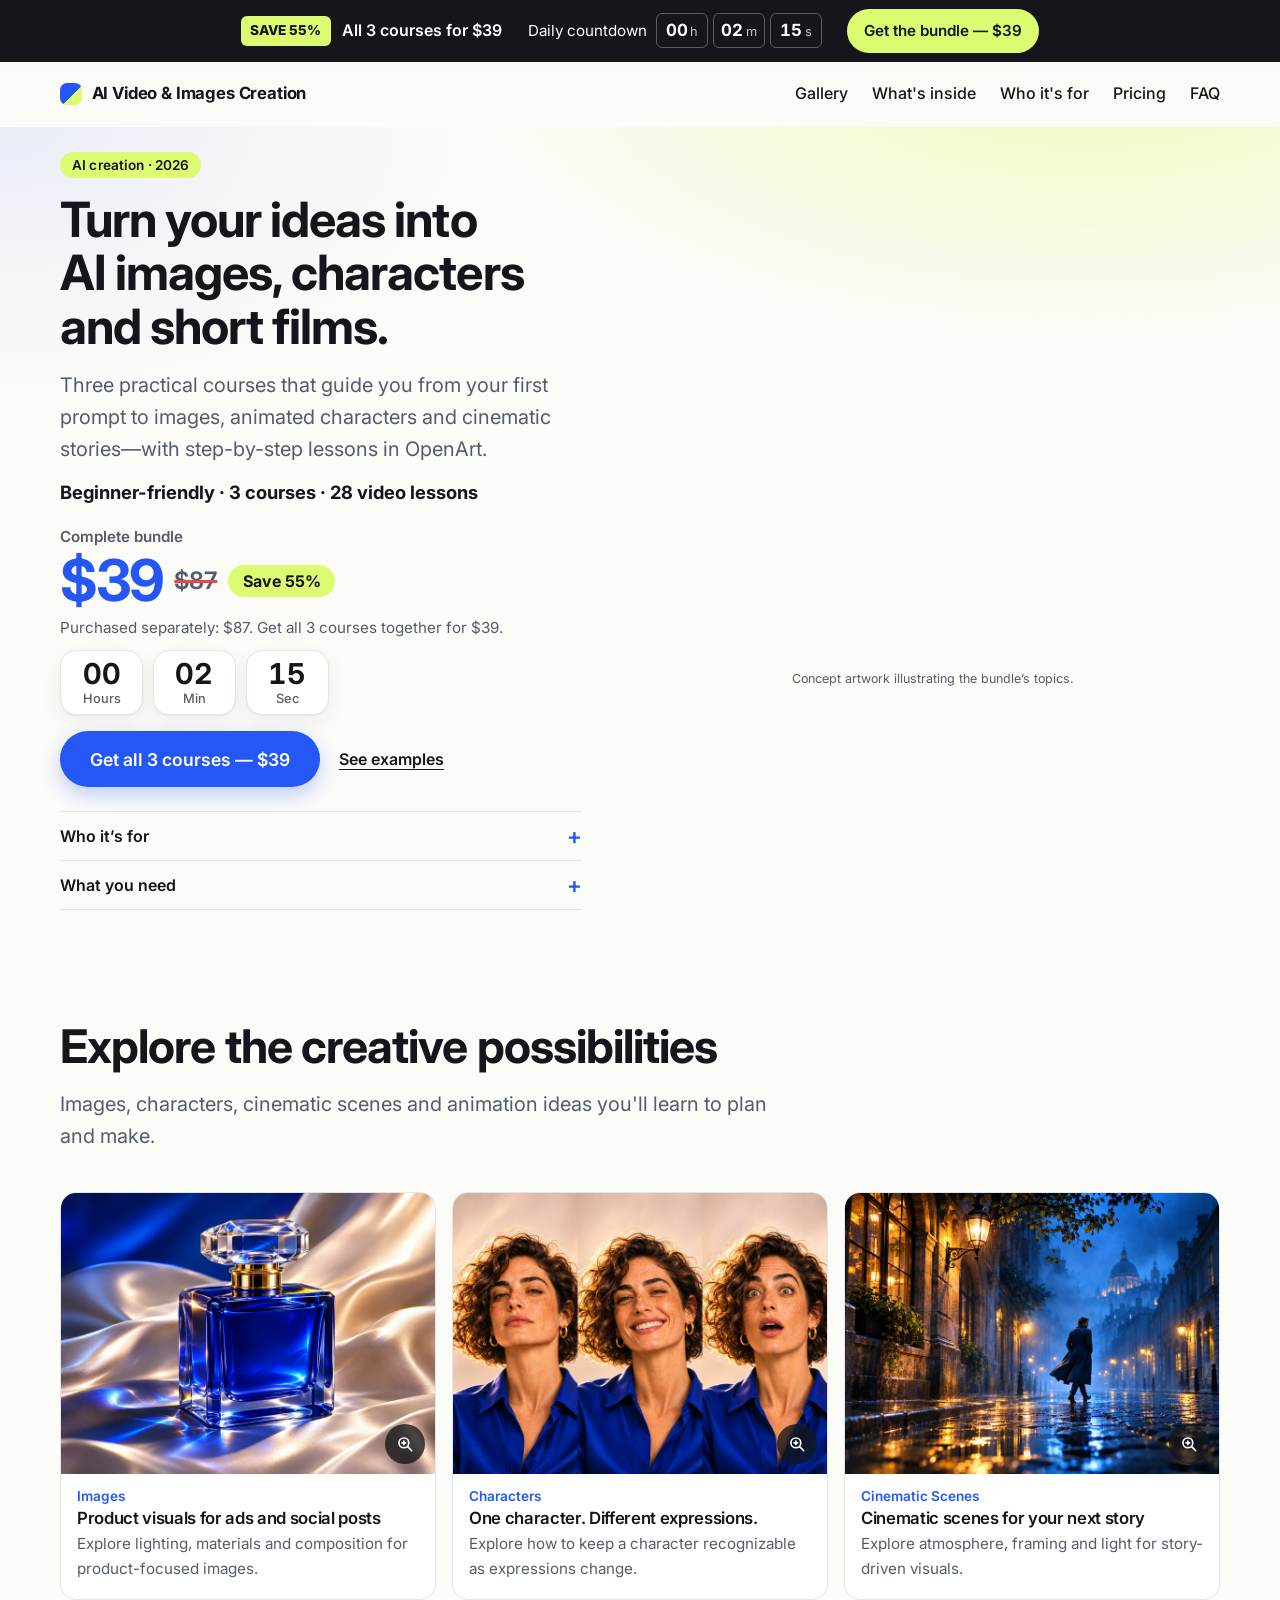
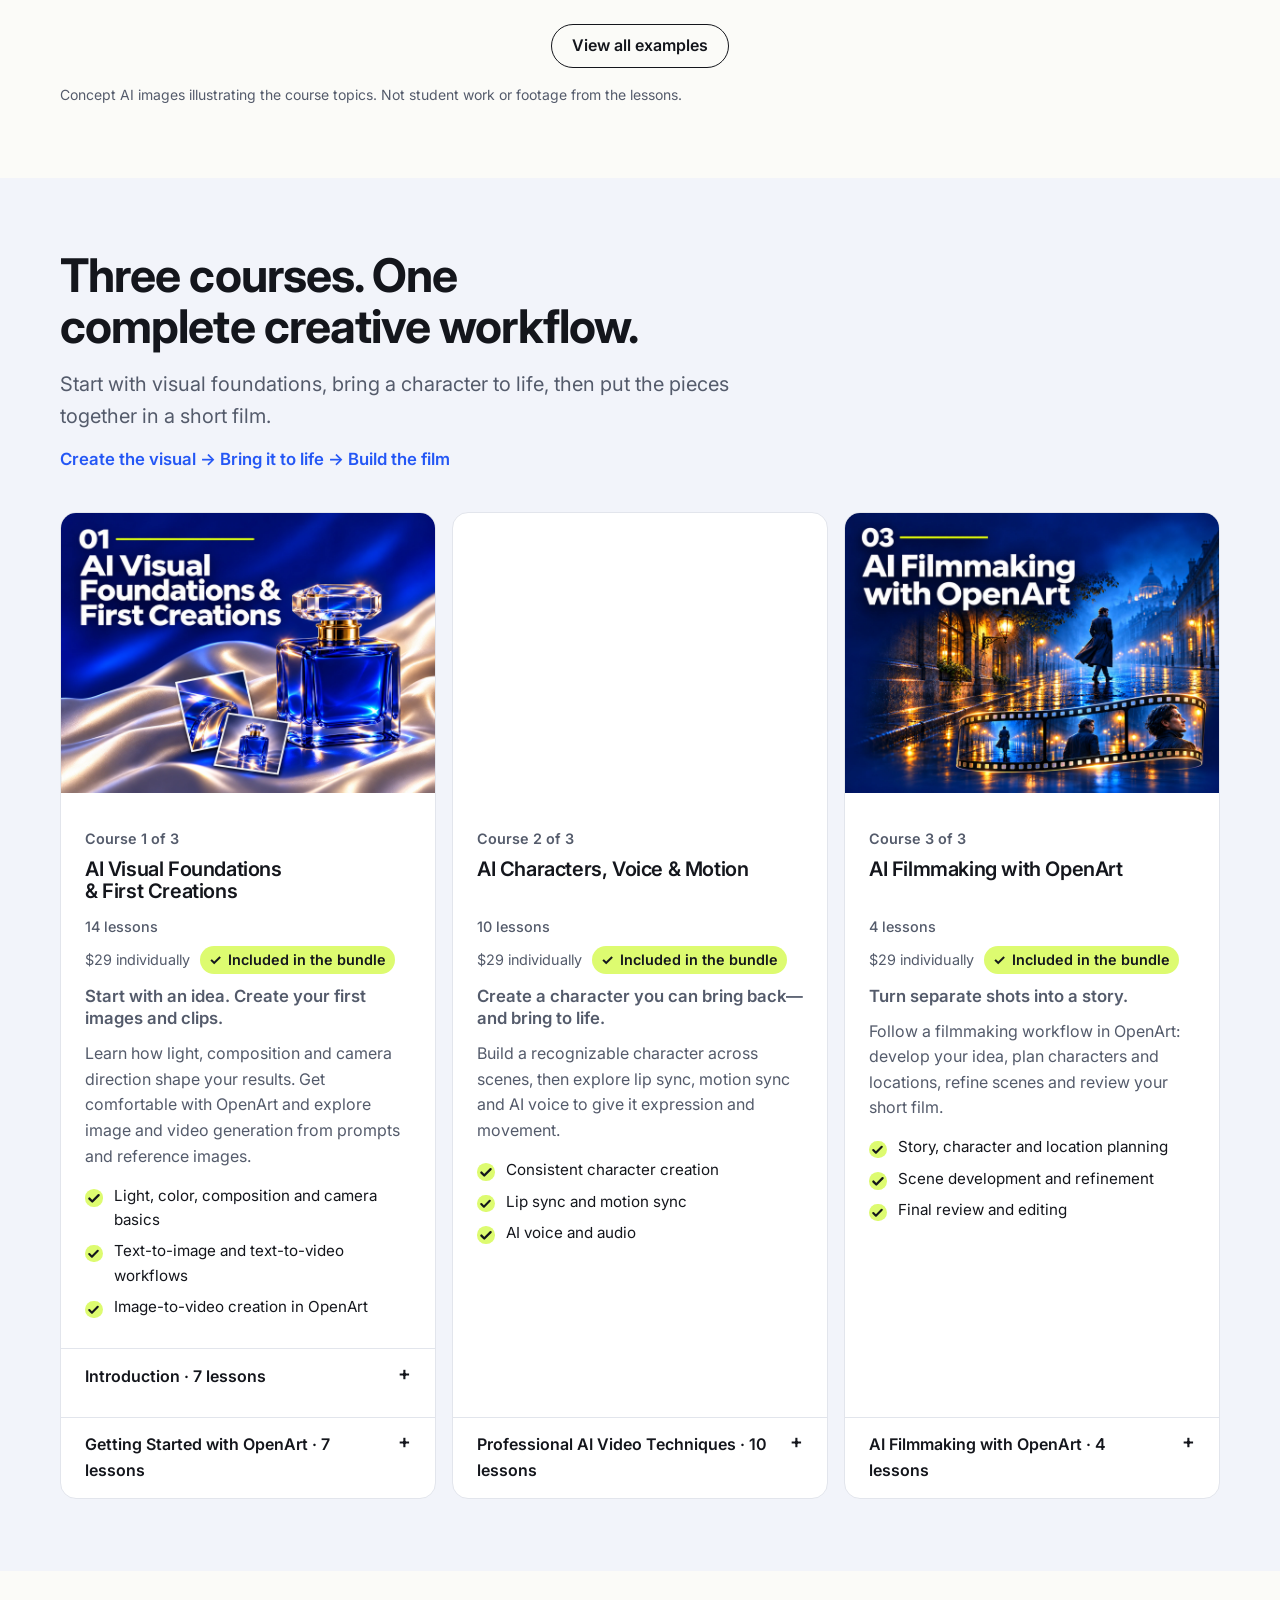
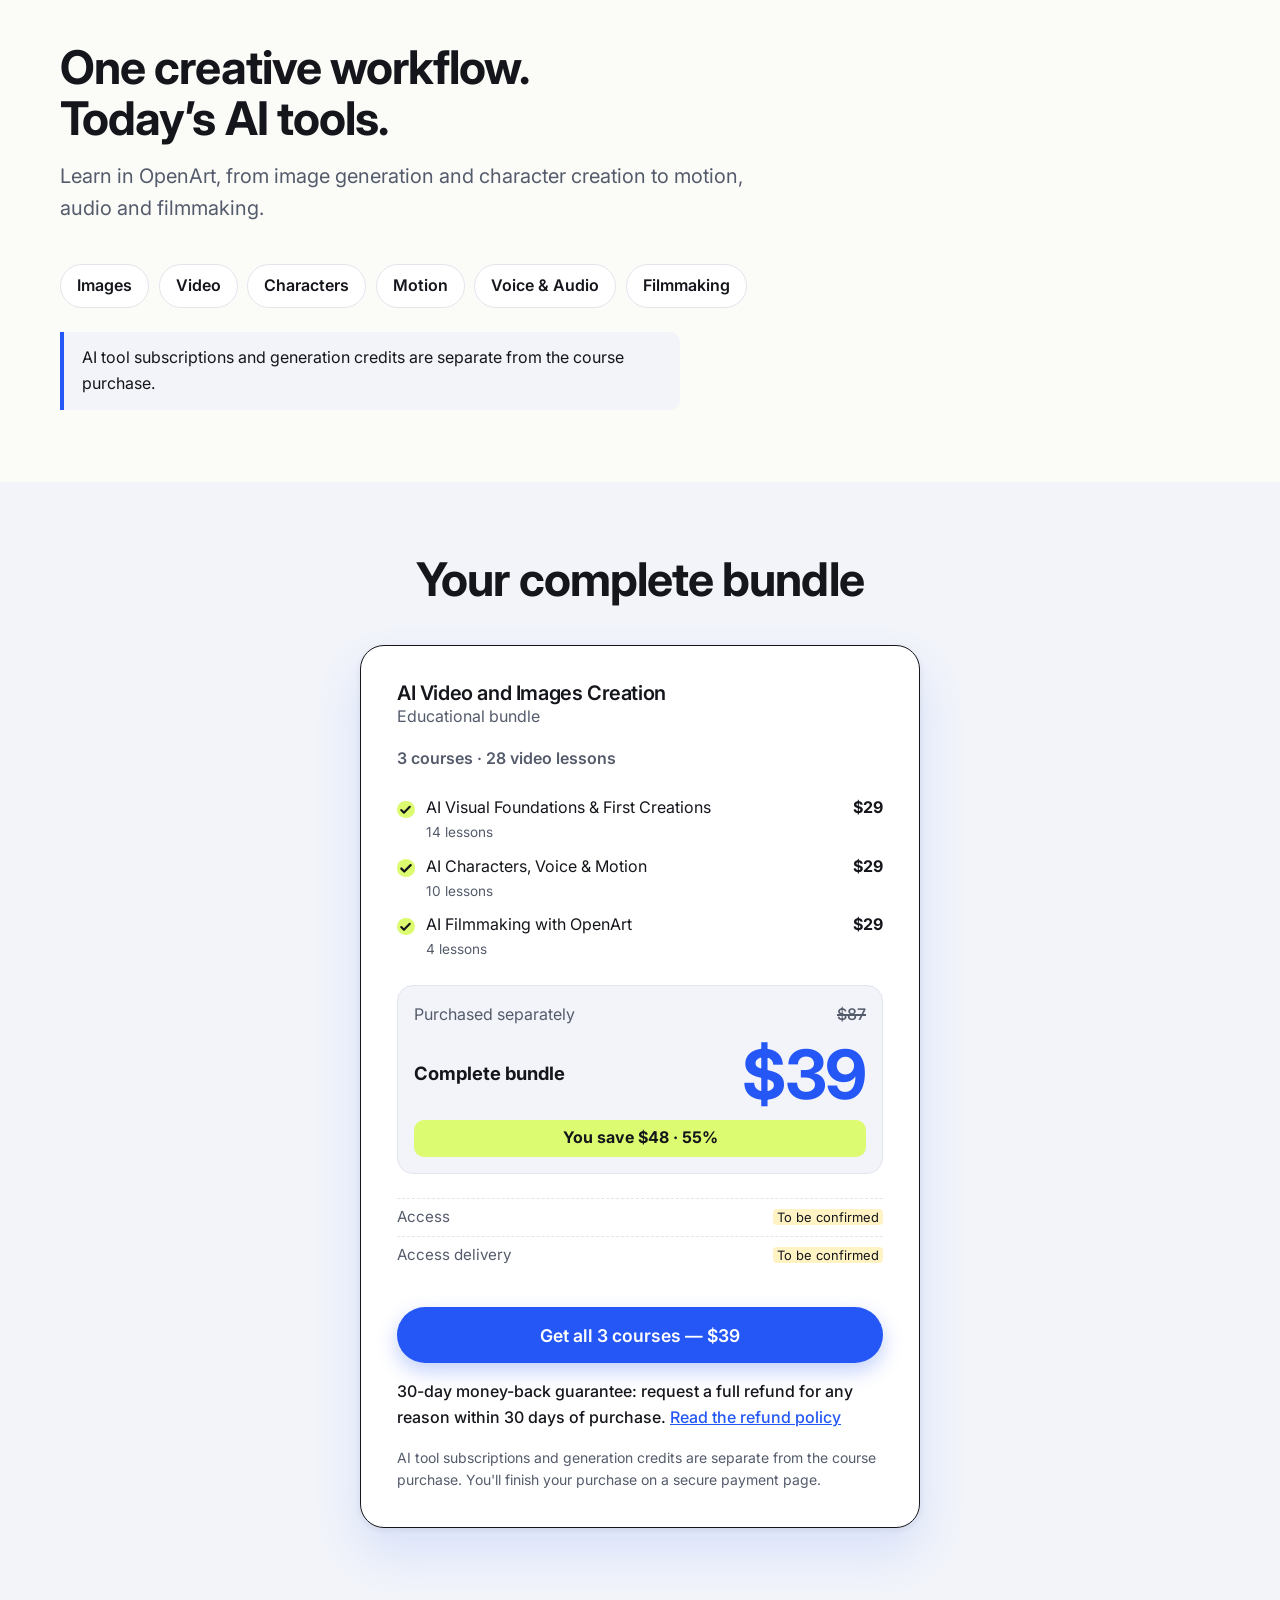
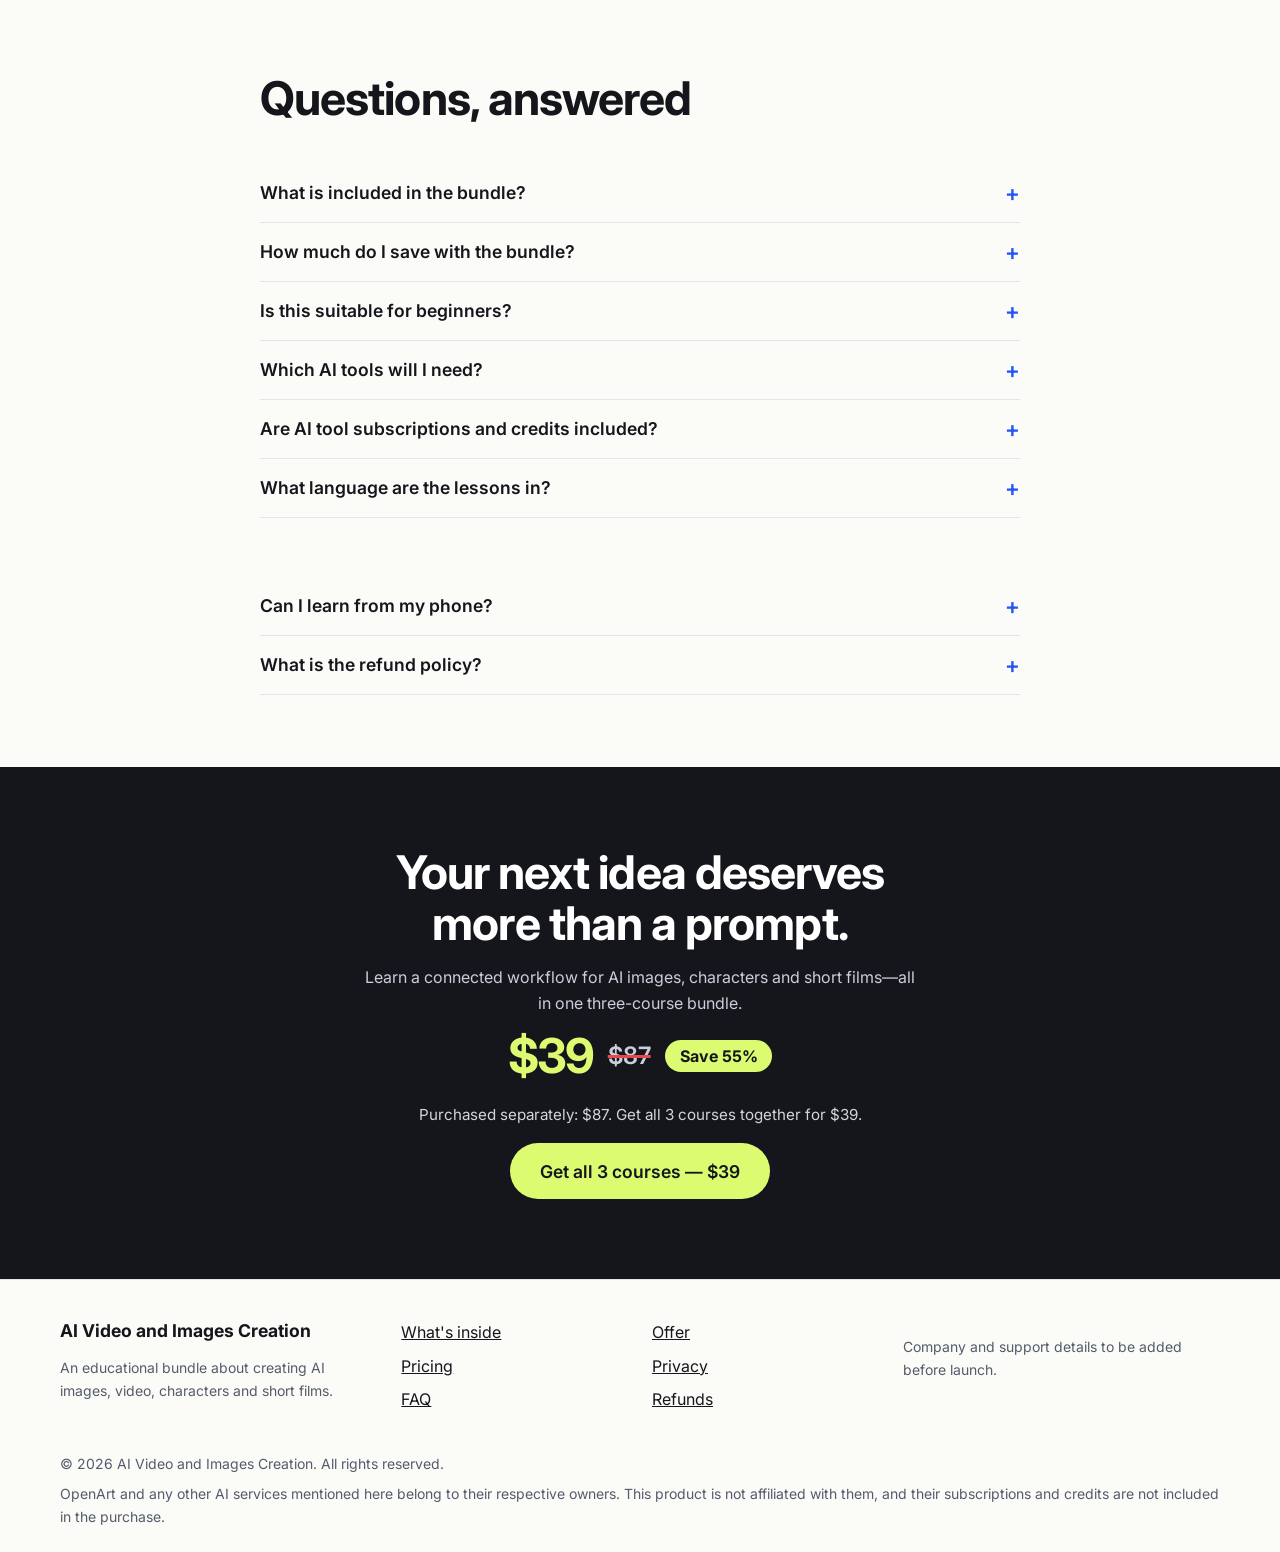
<file: index.html>
<!doctype html>
<html lang="en">
<head>
<meta charset="utf-8">
<meta name="viewport" content="width=device-width, initial-scale=1">
<title>AI Video and Images Creation — AI Content Creation Course Bundle</title>
<meta name="description" content="Three practical courses that guide you from your first prompt to images, animated characters and cinematic stories, with step-by-step lessons in OpenArt.">
<meta name="robots" content="noindex, nofollow">
<meta name="theme-color" content="#2457F5">
<meta property="og:type" content="website">
<meta property="og:title" content="AI Video and Images Creation">
<meta property="og:description" content="Three practical courses that guide you from your first prompt to images, animated characters and cinematic stories.">
<meta property="og:image" content="https://voluble-biscotti-57f8b9.netlify.app/assets/img/social/ai-creator-bundle-og.jpg">
<meta property="og:image:width" content="1200">
<meta property="og:image:height" content="630">
<meta property="og:image:alt" content="AI Creator Bundle: three courses, one complete bundle">
<meta name="twitter:card" content="summary_large_image">
<meta name="twitter:title" content="AI Video and Images Creation">
<meta name="twitter:description" content="Three practical courses that guide you from your first prompt to images, animated characters and cinematic stories.">
<meta name="twitter:image" content="https://voluble-biscotti-57f8b9.netlify.app/assets/img/social/ai-creator-bundle-og.jpg">
<link rel="preconnect" href="https://fonts.googleapis.com">
<link rel="preconnect" href="https://fonts.gstatic.com" crossorigin>
<link rel="stylesheet" href="https://fonts.googleapis.com/css2?family=Inter:wght@400;500;600;700&display=swap">
<link rel="stylesheet" href="styles.css">
<script>document.documentElement.classList.add('js');</script>
</head>
<body>
<a class="skip-link" href="#main">Skip to content</a>

<div class="top-stack">
<div class="sale-bar" id="sale-bar" hidden>
  <div class="container sale-inner">
    <p class="sale-main"><span class="sale-badge" id="sale-badge"></span><span class="sale-text" id="sale-text"></span><span class="sale-short" id="sale-short"></span></p>
    <div class="sale-time">
      <span id="sale-label">Offer ends in</span>
      <div class="timer" id="sale-timer" aria-hidden="true">
        <div class="cell" data-u="d"><b>00</b><i>d</i></div><div class="cell" data-u="h"><b>00</b><i>h</i></div><div class="cell" data-u="m"><b>00</b><i>m</i></div><div class="cell" data-u="s"><b>00</b><i>s</i></div>
      </div>
      <span class="sr-only" id="sale-sr"></span>
    </div>
    <a class="btn btn-lime btn-sm sale-cta" id="sale-cta" href="#pricing" data-pay>Get the bundle</a>
  </div>
</div>
<header class="site-header" id="top">
  <div class="container header-inner">
    <a class="logo" href="#top" aria-label="AI Video and Images Creation — home"><span class="logo-mark" aria-hidden="true"></span><span>AI Video &amp; Images Creation</span></a>
    <button class="burger" id="burger" type="button" aria-expanded="false" aria-controls="site-nav" aria-label="Open menu"><span aria-hidden="true"></span></button>
    <nav class="site-nav" id="site-nav" aria-label="Main">
      <a href="#showcase">Gallery</a>
      <a href="#bundle">What's inside</a>
      <a href="#who-its-for">Who it's for</a>
      <a href="#pricing">Pricing</a>
      <a href="#faq">FAQ</a>
    </nav>
  </div>
</header>
</div>

<main id="main">
  <!-- 02 HERO -->
  <section class="hero" aria-labelledby="hero-title">
    <div class="container hero-grid">
      <div class="hero-copy">
        <p class="hero-badge" data-bind="hero.badge">AI creation · 2026</p>
        <h1 id="hero-title" data-bind="hero.title">Turn your ideas into AI images, characters and short films.</h1>
        <p class="lead" data-bind="hero.text">Three practical courses that guide you from your first prompt to images, animated characters and cinematic stories—with step-by-step lessons in OpenArt.</p>
        <p class="hero-facts" id="hero-facts">Beginner-friendly · 3 courses · 28 video lessons</p>
        <div class="hero-buy">
          <p class="hero-price" id="hero-price" aria-label="Price" hidden></p>
          <p class="price-compare" id="hero-compare" hidden></p>
          <div class="hero-timer" id="hero-timer" hidden>
            <div class="ht-cells" aria-hidden="true">
              <div class="ht-cell"><b data-h="h">00</b><span>Hours</span></div>
              <div class="ht-cell"><b data-h="m">00</b><span>Min</span></div>
              <div class="ht-cell"><b data-h="s">00</b><span>Sec</span></div>
            </div>
          </div>
          <div class="cta-row">
            <a class="btn btn-primary btn-lg" id="hero-cta" href="#pricing" data-pay data-cta="main">Get all 3 courses</a>
            <a class="text-link" href="#showcase">See examples</a>
          </div>
        </div>
        <div class="hero-info" id="hero-info" hidden></div>
      </div>
      <figure class="hero-visual">
        <picture id="hero-picture">
          <source media="(min-width: 901px)" srcset="assets/img/hero/hero-ai-creator-bundle-desktop.webp" width="2000" height="1600">
          <img id="hero-img" src="assets/img/hero/hero-ai-creator-bundle-mobile.webp" width="1200" height="1200" alt="Three-course AI Creator Bundle covering visual creation, character animation and filmmaking." loading="eager" fetchpriority="high" decoding="async">
        </picture>
        <figcaption data-bind="hero.image.caption">Concept artwork illustrating the bundle’s topics.</figcaption>
      </figure>
    </div>
  </section>

  <!-- CREATIVE SHOWCASE -->
  <section class="section" id="showcase" aria-labelledby="show-title">
    <div class="container">
      <div class="section-head">
        <h2 id="show-title">Explore the creative possibilities</h2>
        <p class="lead">Images, characters, cinematic scenes and animation ideas you'll learn to plan and make.</p>
      </div>
      <ul class="show-grid" id="show-grid"></ul>
      <noscript><p class="fine">Examples: <a href="assets/img/showcase/showcase-product-still-life.webp">product visuals</a>, <a href="assets/img/showcase/showcase-character-expressions.webp">character expressions</a>, <a href="assets/img/showcase/showcase-rainy-night-street.webp">a rainy night street</a>, <a href="assets/img/showcase/showcase-character-portrait.webp">a character portrait</a>, <a href="assets/img/showcase/showcase-sunset-wide-shot.webp">a sunset wide shot</a>, <a href="assets/img/showcase/showcase-character-motion.webp">a character in motion</a>.</p></noscript>
      <div class="show-more" id="show-more-wrap" hidden><button type="button" class="btn btn-ghost" id="show-more" aria-expanded="false" aria-controls="show-grid">View all examples</button></div>
      <p class="fine" id="show-origin"></p>
    </div>
  </section>

  <!-- 04 BUNDLE -->
  <section class="section section-tint" id="bundle" aria-labelledby="bundle-title">
    <div class="container">
      <div class="section-head">
        <h2 id="bundle-title" data-bind="bundle.title">Three courses. One complete creative workflow.</h2>
        <p class="lead" data-bind="bundle.intro">Start with visual foundations, bring a character to life, then put the pieces together in a short film.</p>
        <p class="flow" data-bind="bundle.flow">Create the visual → Bring it to life → Build the film</p>
      </div>
      <div class="catalog" id="catalog">
        <article class="card"><h3>AI Visual Foundations &amp; First Creations</h3></article>
        <article class="card"><h3>AI Characters, Voice &amp; Motion</h3></article>
        <article class="card"><h3>AI Filmmaking with OpenArt</h3></article>
      </div>
    </div>
  </section>

  <!-- REAL LESSON (hidden until a real lesson or demo exists) -->
  <section class="section" id="real-lesson" aria-labelledby="rl-title" hidden>
    <div class="container narrow"><div class="section-head"><h2 id="rl-title">See the workflow before you start.</h2><p class="lead" id="rl-desc" hidden></p></div><div id="rl-media"></div></div>
  </section>

  <!-- TOOLS -->
  <section class="section" id="toolkit" aria-labelledby="tk-title">
    <div class="container">
      <div class="section-head">
        <h2 id="tk-title" data-bind="tools.title">One creative workflow. Today’s AI tools.</h2>
        <p class="lead" data-bind="tools.text">Learn in OpenArt, from image generation and character creation to motion, audio and filmmaking.</p>
      </div>
      <ul class="dirs" id="tools-dirs"></ul>
      <p class="note-calm" id="tools-note" data-bind="tools.note">AI tool subscriptions and generation credits are separate from the course purchase.</p>
    </div>
  </section>

  <!-- 06 REVIEWS / RESULTS (hidden until real content exists) -->
  <section class="section" id="results" aria-labelledby="res-title" hidden>
    <div class="container">
      <div class="section-head"><h2 id="res-title">What learners say</h2></div>
      <div id="reviews-list" class="grid-cards"></div>
    </div>
  </section>

  <!-- 08 BONUSES / UPDATES (hidden until confirmed) -->
  <section class="section" id="extras" aria-labelledby="x-title" hidden>
    <div class="container">
      <div class="section-head"><h2 id="x-title">Bonuses and updates</h2></div>
      <div id="extras-list" class="grid-cards"></div>
    </div>
  </section>

  <!-- 09 PRICING + GUARANTEE -->
  <section class="section section-tint" id="pricing" aria-labelledby="price-title">
    <div class="container">
      <div class="section-head">
        <h2 id="price-title">Your complete bundle</h2>
      </div>
      <div class="price-card">
        <h3 data-bind="product.name">AI Video and Images Creation</h3>
        <p class="price-type" data-bind="product.type">Educational bundle</p>
        <p class="price-sum" id="price-sum"></p>
        <ul class="ticks course-prices" id="price-list"></ul>
        <div class="price-summary" id="price-line">Price to be confirmed</div>
        <dl class="price-meta" id="price-meta"></dl>
        <a class="btn btn-primary btn-lg btn-block" id="price-cta" href="#pricing" data-pay data-cta="main">Get all 3 courses</a>
        <p class="guarantee-line" id="guarantee-line" hidden><span id="guarantee-text"></span> <a href="legal/refund.html">Read the refund policy</a></p>
        <p class="fine" id="price-note">AI tool subscriptions and generation credits are separate from the course purchase. You'll finish your purchase on a secure payment page.</p>
      </div>
    </div>
  </section>

  <!-- 10 FAQ -->
  <section class="section" id="faq" aria-labelledby="faq-title">
    <div class="container narrow">
      <div class="section-head"><h2 id="faq-title">Questions, answered</h2></div>
      <div class="faq" id="faq-list"></div>
    </div>
  </section>

  <!-- 11 FINAL CTA -->
  <section class="final" aria-labelledby="final-title">
    <div class="container final-inner">
      <h2 id="final-title" data-bind="finalCta.title">Your next idea deserves more than a prompt.</h2>
      <p data-bind="finalCta.text">Learn a connected workflow for AI images, characters and short films—all in one three-course bundle.</p>
      <p class="final-price hero-price" id="final-price" hidden></p>
      <p class="price-compare" id="final-compare" hidden></p>
      <a class="btn btn-lime btn-lg" href="#pricing" data-pay data-cta="main">Get all 3 courses</a>
    </div>
  </section>
</main>

<!-- 12 FOOTER -->
<footer class="site-footer" id="footer">
  <div class="container footer-grid">
    <div>
      <p class="logo-text">AI Video and Images Creation</p>
      <p class="fine">An educational bundle about creating AI images, video, characters and short films.</p>
    </div>
    <nav aria-label="Footer">
      <a href="#bundle">What's inside</a>
      <a href="#pricing">Pricing</a>
      <a href="#faq">FAQ</a>
    </nav>
    <nav aria-label="Legal">
      <a href="legal/offer.html">Offer</a>
      <a href="legal/privacy.html">Privacy</a>
      <a href="legal/refund.html">Refunds</a>
    </nav>
    <div class="fine" id="footer-company"></div>
  </div>
  <div class="container footer-bottom fine">
    <p>© <span id="year">2026</span> AI Video and Images Creation. All rights reserved.</p>
    <p>OpenArt and any other AI services mentioned here belong to their respective owners. This product is not affiliated with them, and their subscriptions and credits are not included in the purchase.</p>
  </div>
</footer>

<dialog class="lightbox" id="lightbox" aria-label="Enlarged example">
  <figure><img id="lb-img" alt="" width="800" height="600" src="[data-uri]"><figcaption id="lb-cap"></figcaption></figure>
  <div class="lb-ctrl"><button type="button" class="slider-btn" id="lb-prev" aria-label="Previous example">‹</button><button type="button" class="btn btn-ghost btn-sm" id="lb-close">Close</button><button type="button" class="slider-btn" id="lb-next" aria-label="Next example">›</button></div>
</dialog>
<div class="sticky-cta" id="sticky-cta" hidden><a class="btn btn-primary btn-block" href="#pricing" data-pay data-cta="main">Get all 3 courses</a></div>
<div class="toast" id="toast" role="status" aria-live="polite"></div>

<script src="config.min.js" defer></script>
<script src="app.min.js" defer></script>
</body>
</html>
</file>
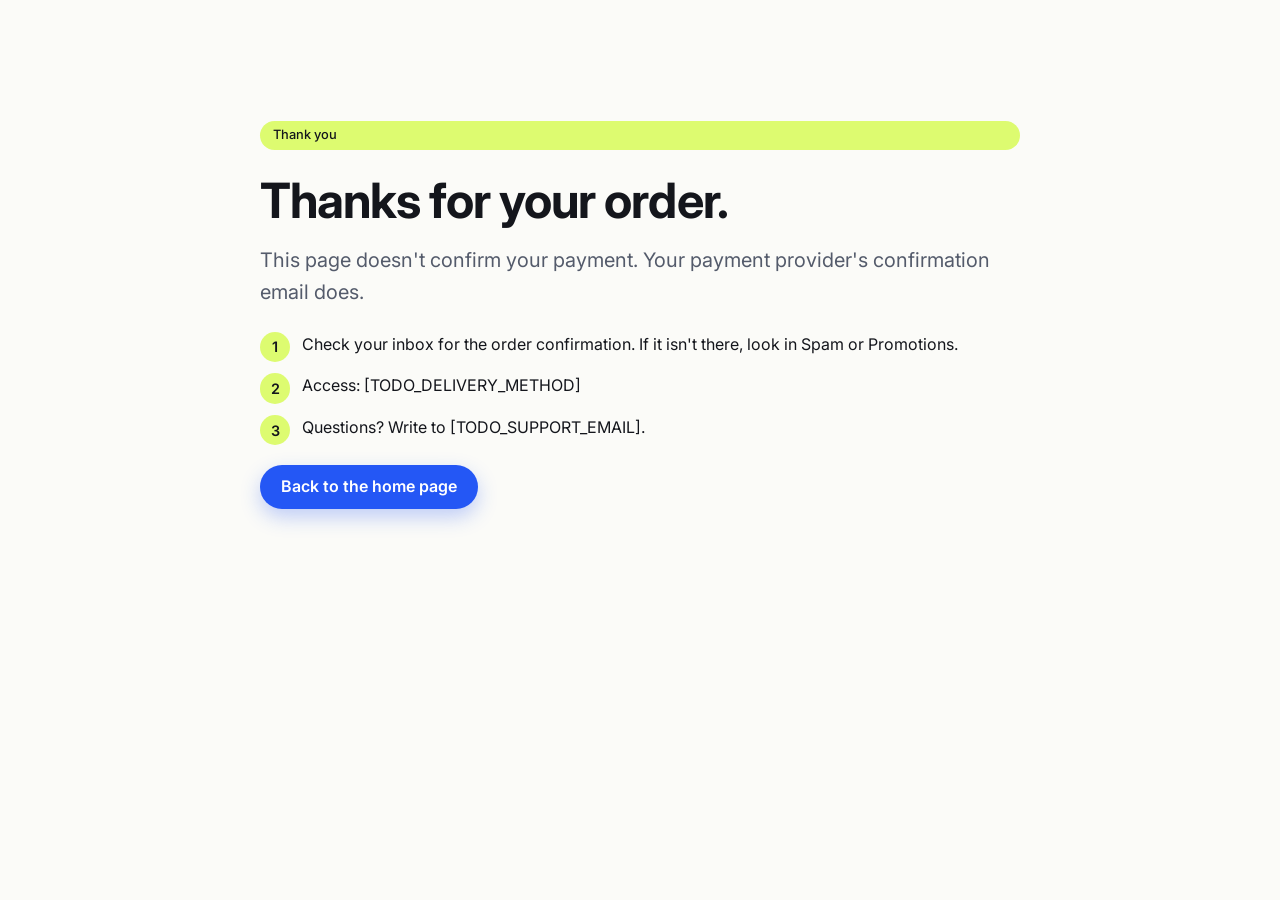
<file: thank-you.html>
<!doctype html>
<html lang="en">
<head>
<meta charset="utf-8">
<meta name="viewport" content="width=device-width, initial-scale=1">
<title>Thank you — AI Video and Images Creation</title>
<meta name="robots" content="noindex, nofollow">
<meta name="theme-color" content="#2457F5">
<link rel="preconnect" href="https://fonts.googleapis.com">
<link rel="preconnect" href="https://fonts.gstatic.com" crossorigin>
<link rel="stylesheet" href="https://fonts.googleapis.com/css2?family=Inter:wght@400;500;600&family=Instrument+Sans:wght@500;600;700&display=swap">
<link rel="stylesheet" href="styles.css">
</head>
<body>
<a class="skip-link" href="#main">Skip to content</a>
<main id="main" class="container narrow page-narrow">
<p class="badge">Thank you</p>
<h1>Thanks for your order.</h1>
<p class="lead">This page doesn't confirm your payment. Your payment provider's confirmation email does.</p>
<ol class="steps">
<li>Check your inbox for the order confirmation. If it isn't there, look in Spam or Promotions.</li>
<li>Access: <span data-bind="product.delivery" data-keep>[TODO_DELIVERY_METHOD]</span></li>
<li id="login-li" hidden>Sign in to the course here: <a id="login-link" href="#">course login</a></li>
<li>Questions? Write to <span data-bind="support.email" data-keep>[TODO_SUPPORT_EMAIL]</span>.</li>
</ol>
<p><a class="btn btn-primary" href="index.html">Back to the home page</a></p>
</main>
<script src="config.min.js" defer></script>
<script src="app.min.js" defer></script>
<script defer>
window.addEventListener('load',function(){var c=window.APP_CONFIG,u=c&&c.product.loginUrl;if(u&&/^https:\/\//.test(u)){var a=document.getElementById('login-link');a.href=u;a.rel='noopener';a.hidden=false;document.getElementById('login-li').hidden=false;}});
</script>
</body>
</html>
</file>
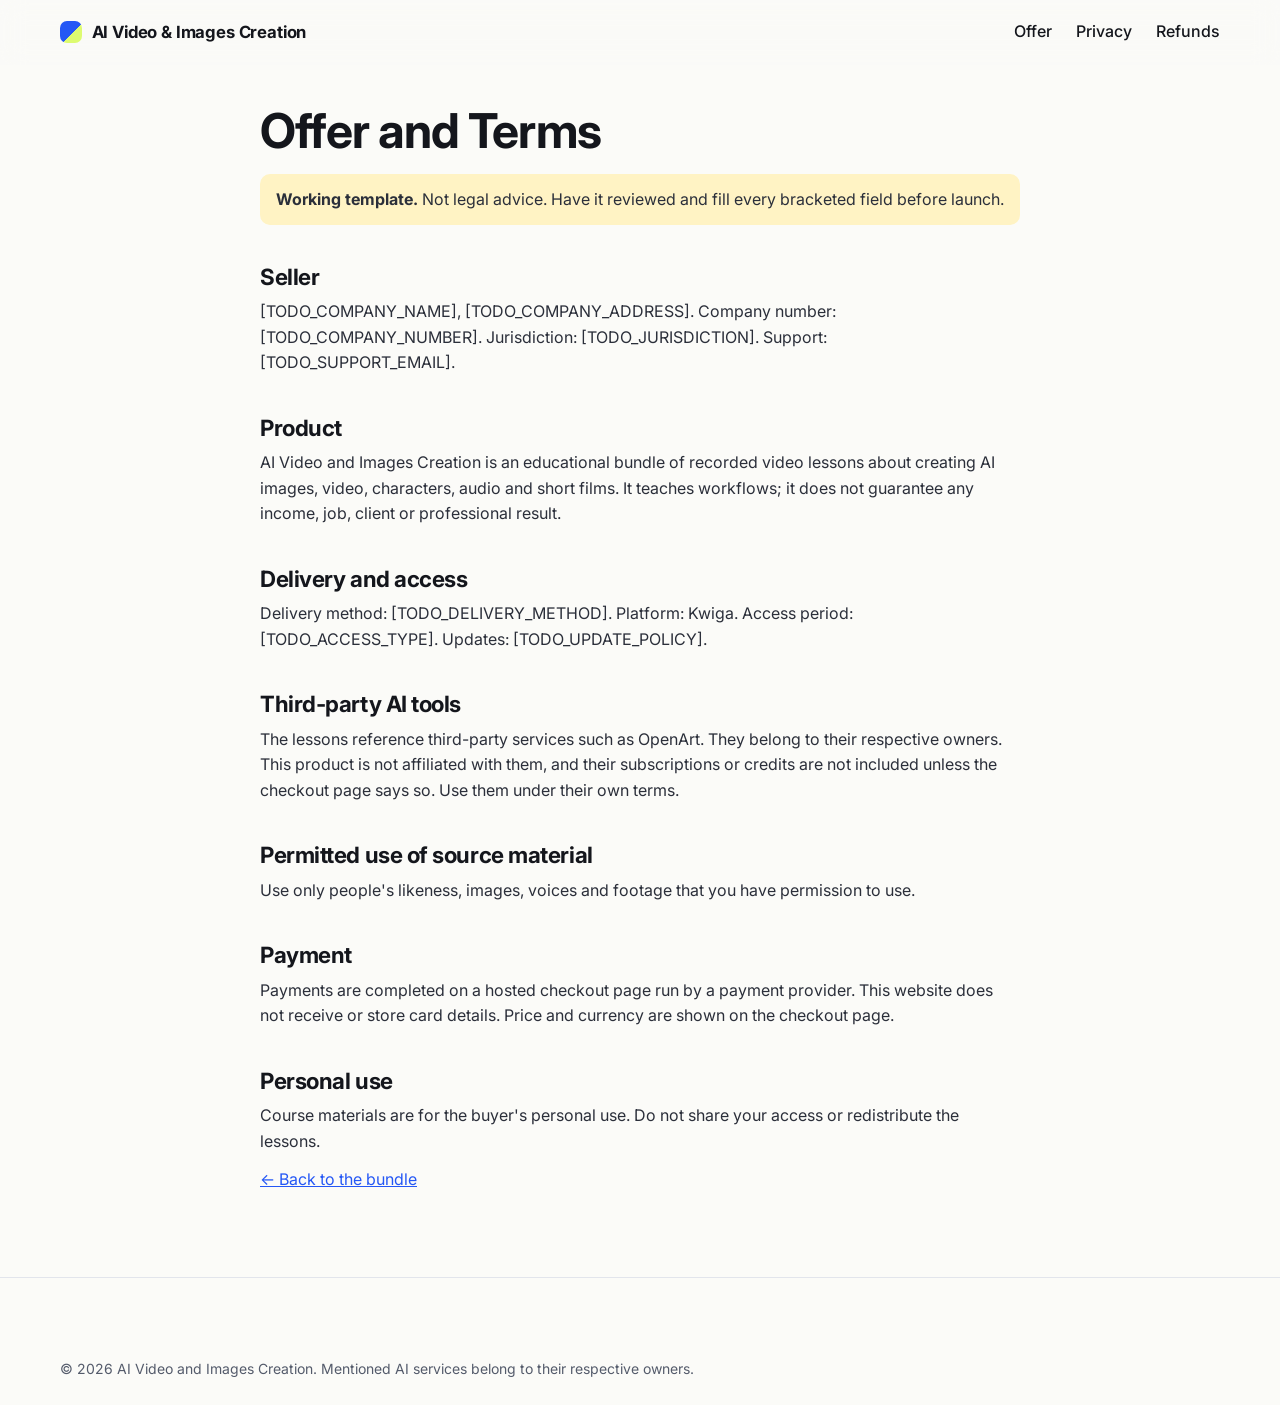
<file: legal/offer.html>
<!doctype html>
<html lang="en">
<head>
<meta charset="utf-8">
<meta name="viewport" content="width=device-width, initial-scale=1">
<title>Offer and Terms — AI Video and Images Creation</title>
<meta name="description" content="Offer and Terms for AI Video and Images Creation.">
<meta name="robots" content="noindex, nofollow">
<meta name="theme-color" content="#2457F5">
<link rel="preconnect" href="https://fonts.googleapis.com">
<link rel="preconnect" href="https://fonts.gstatic.com" crossorigin>
<link rel="stylesheet" href="https://fonts.googleapis.com/css2?family=Inter:wght@400;500;600&family=Instrument+Sans:wght@500;600;700&display=swap">
<link rel="stylesheet" href="../styles.css">
</head>
<body>
<a class="skip-link" href="#main">Skip to content</a>
<header class="site-header is-scrolled"><div class="container header-inner">
<a class="logo" href="../index.html"><span class="logo-mark" aria-hidden="true"></span><span>AI Video &amp; Images Creation</span></a>
<nav class="site-nav" style="visibility:visible;opacity:1;position:static;flex-direction:row;transform:none;padding:0;background:none;border:0" aria-label="Legal"><a href="offer.html">Offer</a><a href="privacy.html">Privacy</a><a href="refund.html">Refunds</a></nav>
</div></header>
<main id="main" class="container legal narrow">
<h1>Offer and Terms</h1>
<p class="draft"><strong>Working template.</strong> Not legal advice. Have it reviewed and fill every bracketed field before launch.</p>
<h2>Seller</h2>
<p><span data-bind="company.name" data-keep>[TODO_COMPANY_NAME]</span>, <span data-bind="company.address" data-keep>[TODO_COMPANY_ADDRESS]</span>. Company number: <span data-bind="company.number" data-keep>[TODO_COMPANY_NUMBER]</span>. Jurisdiction: <span data-bind="company.jurisdiction" data-keep>[TODO_JURISDICTION]</span>. Support: <span data-bind="support.email" data-keep>[TODO_SUPPORT_EMAIL]</span>.</p>
<h2>Product</h2>
<p>AI Video and Images Creation is an educational bundle of recorded video lessons about creating AI images, video, characters, audio and short films. It teaches workflows; it does not guarantee any income, job, client or professional result.</p>
<h2>Delivery and access</h2>
<p>Delivery method: <span data-bind="product.delivery" data-keep>[TODO_DELIVERY_METHOD]</span>. Platform: <span data-bind="product.platform" data-keep>Kwiga</span>. Access period: <span data-bind="product.access" data-keep>[TODO_ACCESS_TYPE]</span>. Updates: <span data-bind="product.updatePolicy" data-keep>[TODO_UPDATE_POLICY]</span>.</p>
<h2>Third-party AI tools</h2>
<p>The lessons reference third-party services such as OpenArt. They belong to their respective owners. This product is not affiliated with them, and their subscriptions or credits are not included unless the checkout page says so. Use them under their own terms.</p>
<h2>Permitted use of source material</h2>
<p>Use only people's likeness, images, voices and footage that you have permission to use.</p>
<h2>Payment</h2>
<p>Payments are completed on a hosted checkout page run by a payment provider. This website does not receive or store card details. Price and currency are shown on the checkout page.</p>
<h2>Personal use</h2>
<p>Course materials are for the buyer's personal use. Do not share your access or redistribute the lessons.</p>
<p><a href="../index.html">← Back to the bundle</a></p>
</main>
<footer class="site-footer"><div class="container footer-bottom fine"><p>© <span id="year">2026</span> AI Video and Images Creation. Mentioned AI services belong to their respective owners.</p></div></footer>
<script src="../config.min.js" defer></script>
<script src="../app.min.js" defer></script>
</body>
</html>
</file>
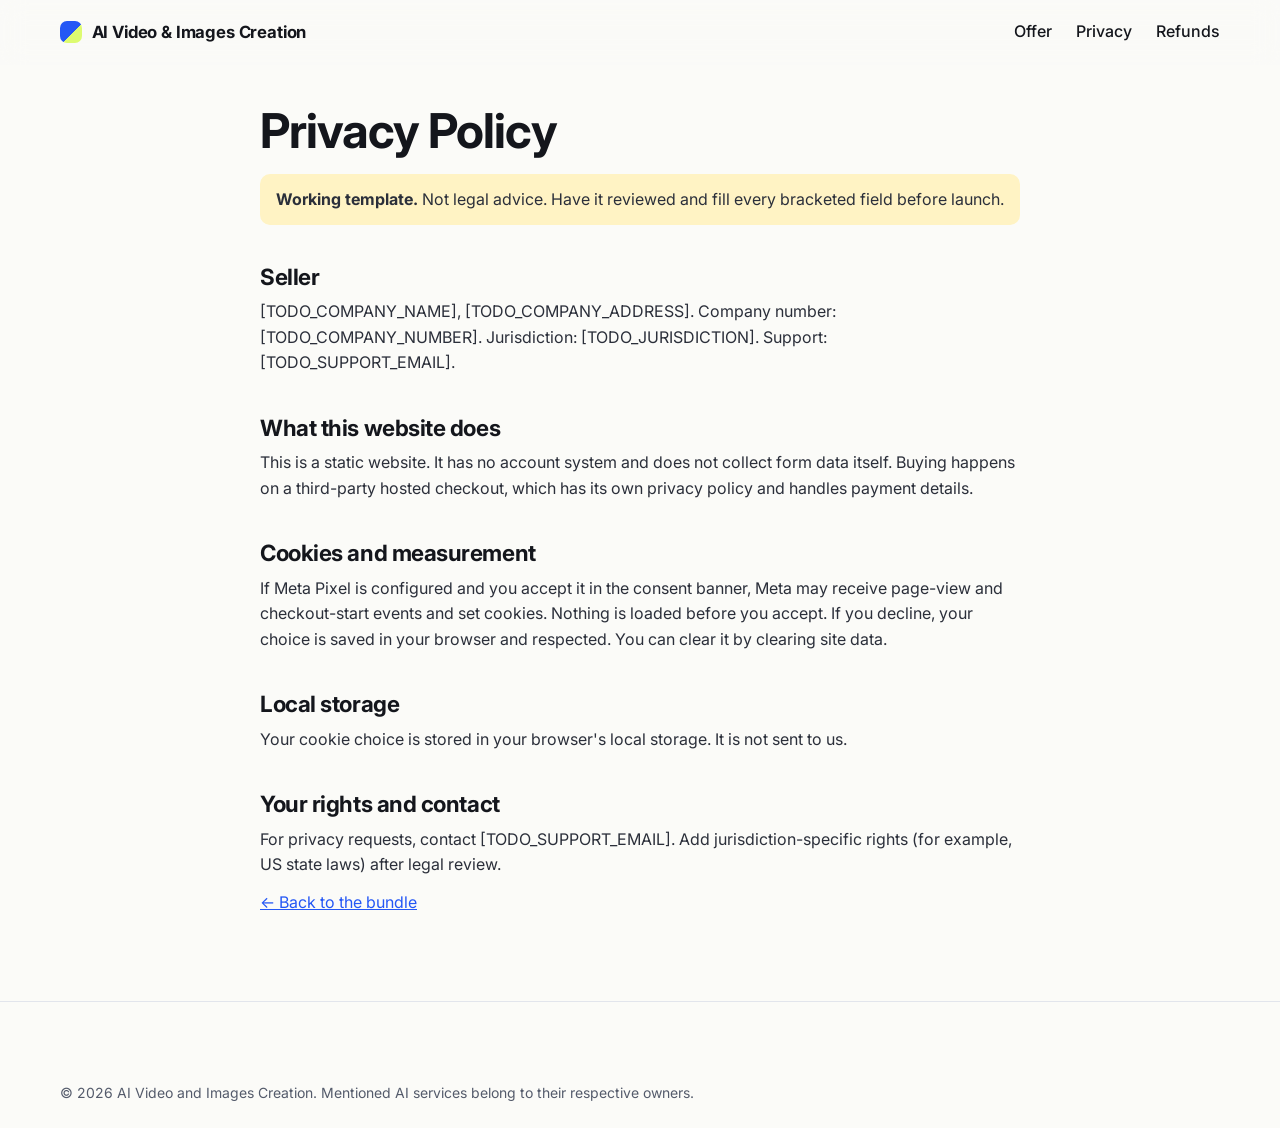
<file: legal/privacy.html>
<!doctype html>
<html lang="en">
<head>
<meta charset="utf-8">
<meta name="viewport" content="width=device-width, initial-scale=1">
<title>Privacy Policy — AI Video and Images Creation</title>
<meta name="description" content="Privacy Policy for AI Video and Images Creation.">
<meta name="robots" content="noindex, nofollow">
<meta name="theme-color" content="#2457F5">
<link rel="preconnect" href="https://fonts.googleapis.com">
<link rel="preconnect" href="https://fonts.gstatic.com" crossorigin>
<link rel="stylesheet" href="https://fonts.googleapis.com/css2?family=Inter:wght@400;500;600&family=Instrument+Sans:wght@500;600;700&display=swap">
<link rel="stylesheet" href="../styles.css">
</head>
<body>
<a class="skip-link" href="#main">Skip to content</a>
<header class="site-header is-scrolled"><div class="container header-inner">
<a class="logo" href="../index.html"><span class="logo-mark" aria-hidden="true"></span><span>AI Video &amp; Images Creation</span></a>
<nav class="site-nav" style="visibility:visible;opacity:1;position:static;flex-direction:row;transform:none;padding:0;background:none;border:0" aria-label="Legal"><a href="offer.html">Offer</a><a href="privacy.html">Privacy</a><a href="refund.html">Refunds</a></nav>
</div></header>
<main id="main" class="container legal narrow">
<h1>Privacy Policy</h1>
<p class="draft"><strong>Working template.</strong> Not legal advice. Have it reviewed and fill every bracketed field before launch.</p>
<h2>Seller</h2>
<p><span data-bind="company.name" data-keep>[TODO_COMPANY_NAME]</span>, <span data-bind="company.address" data-keep>[TODO_COMPANY_ADDRESS]</span>. Company number: <span data-bind="company.number" data-keep>[TODO_COMPANY_NUMBER]</span>. Jurisdiction: <span data-bind="company.jurisdiction" data-keep>[TODO_JURISDICTION]</span>. Support: <span data-bind="support.email" data-keep>[TODO_SUPPORT_EMAIL]</span>.</p>
<h2>What this website does</h2>
<p>This is a static website. It has no account system and does not collect form data itself. Buying happens on a third-party hosted checkout, which has its own privacy policy and handles payment details.</p>
<h2>Cookies and measurement</h2>
<p>If Meta Pixel is configured and you accept it in the consent banner, Meta may receive page-view and checkout-start events and set cookies. Nothing is loaded before you accept. If you decline, your choice is saved in your browser and respected. You can clear it by clearing site data.</p>
<h2>Local storage</h2>
<p>Your cookie choice is stored in your browser's local storage. It is not sent to us.</p>
<h2>Your rights and contact</h2>
<p>For privacy requests, contact <span data-bind="support.email" data-keep>[TODO_SUPPORT_EMAIL]</span>. Add jurisdiction-specific rights (for example, US state laws) after legal review.</p>
<p><a href="../index.html">← Back to the bundle</a></p>
</main>
<footer class="site-footer"><div class="container footer-bottom fine"><p>© <span id="year">2026</span> AI Video and Images Creation. Mentioned AI services belong to their respective owners.</p></div></footer>
<script src="../config.min.js" defer></script>
<script src="../app.min.js" defer></script>
</body>
</html>
</file>
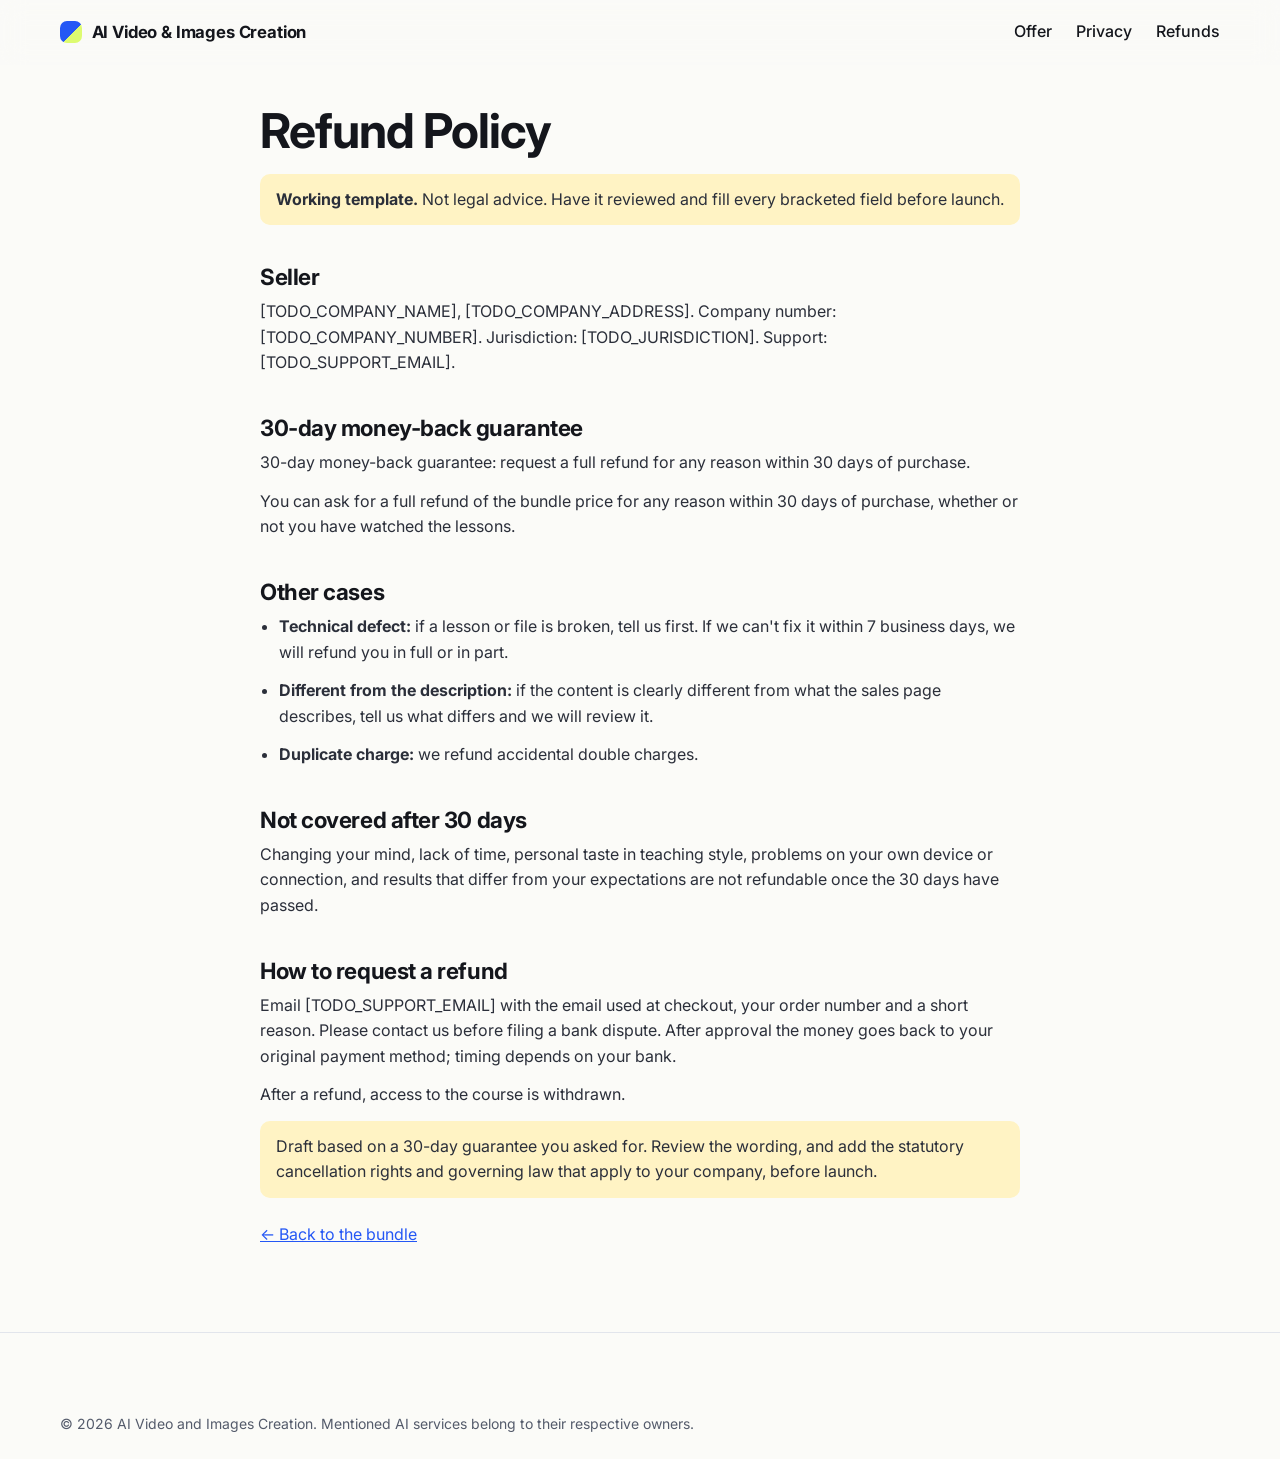
<file: legal/refund.html>
<!doctype html>
<html lang="en">
<head>
<meta charset="utf-8">
<meta name="viewport" content="width=device-width, initial-scale=1">
<title>Refund Policy — AI Video and Images Creation</title>
<meta name="description" content="Refund Policy for AI Video and Images Creation.">
<meta name="robots" content="noindex, nofollow">
<meta name="theme-color" content="#2457F5">
<link rel="preconnect" href="https://fonts.googleapis.com">
<link rel="preconnect" href="https://fonts.gstatic.com" crossorigin>
<link rel="stylesheet" href="https://fonts.googleapis.com/css2?family=Inter:wght@400;500;600&family=Instrument+Sans:wght@500;600;700&display=swap">
<link rel="stylesheet" href="../styles.css">
</head>
<body>
<a class="skip-link" href="#main">Skip to content</a>
<header class="site-header is-scrolled"><div class="container header-inner">
<a class="logo" href="../index.html"><span class="logo-mark" aria-hidden="true"></span><span>AI Video &amp; Images Creation</span></a>
<nav class="site-nav" style="visibility:visible;opacity:1;position:static;flex-direction:row;transform:none;padding:0;background:none;border:0" aria-label="Legal"><a href="offer.html">Offer</a><a href="privacy.html">Privacy</a><a href="refund.html">Refunds</a></nav>
</div></header>
<main id="main" class="container legal narrow">
<h1>Refund Policy</h1>
<p class="draft"><strong>Working template.</strong> Not legal advice. Have it reviewed and fill every bracketed field before launch.</p>
<h2>Seller</h2>
<p><span data-bind="company.name" data-keep>[TODO_COMPANY_NAME]</span>, <span data-bind="company.address" data-keep>[TODO_COMPANY_ADDRESS]</span>. Company number: <span data-bind="company.number" data-keep>[TODO_COMPANY_NUMBER]</span>. Jurisdiction: <span data-bind="company.jurisdiction" data-keep>[TODO_JURISDICTION]</span>. Support: <span data-bind="support.email" data-keep>[TODO_SUPPORT_EMAIL]</span>.</p>
<h2>30-day money-back guarantee</h2>
<p data-bind="product.guarantee" data-keep>30-day money-back guarantee.</p>
<p>You can ask for a full refund of the bundle price for any reason within 30 days of purchase, whether or not you have watched the lessons.</p>
<h2>Other cases</h2>
<ul>
<li><strong>Technical defect:</strong> if a lesson or file is broken, tell us first. If we can't fix it within 7 business days, we will refund you in full or in part.</li>
<li><strong>Different from the description:</strong> if the content is clearly different from what the sales page describes, tell us what differs and we will review it.</li>
<li><strong>Duplicate charge:</strong> we refund accidental double charges.</li>
</ul>
<h2>Not covered after 30 days</h2>
<p>Changing your mind, lack of time, personal taste in teaching style, problems on your own device or connection, and results that differ from your expectations are not refundable once the 30 days have passed.</p>
<h2>How to request a refund</h2>
<p>Email <span data-bind="support.email" data-keep>[TODO_SUPPORT_EMAIL]</span> with the email used at checkout, your order number and a short reason. Please contact us before filing a bank dispute. After approval the money goes back to your original payment method; timing depends on your bank.</p>
<p>After a refund, access to the course is withdrawn.</p>
<p class="draft">Draft based on a 30-day guarantee you asked for. Review the wording, and add the statutory cancellation rights and governing law that apply to your company, before launch.</p>
<p><a href="../index.html">← Back to the bundle</a></p>
</main>
<footer class="site-footer"><div class="container footer-bottom fine"><p>© <span id="year">2026</span> AI Video and Images Creation. Mentioned AI services belong to their respective owners.</p></div></footer>
<script src="../config.min.js" defer></script>
<script src="../app.min.js" defer></script>
</body>
</html>
</file>
<file: styles.css>
/* ===== TOKENS ===== */
:root{
  --bg:#FBFBF8; --surface:#fff; --tint:#F2F4FA; --ink:#14161C; --muted:#545B6B;
  --cobalt:#2457F5; --cobalt-dark:#1A44CC; --lime:#DDFB70; --line:#E2E5EC;
  --r-sm:10px; --r-md:16px; --r-lg:24px;
  --sh-1:0 1px 2px rgba(20,22,28,.06),0 8px 24px rgba(20,22,28,.06);
  --sh-2:0 2px 6px rgba(20,22,28,.08),0 24px 48px rgba(36,87,245,.12);
  --s1:.5rem; --s2:1rem; --s3:1.5rem; --s4:2.5rem; --s5:4.5rem;
  --font-head:Inter,system-ui,-apple-system,"Segoe UI",Roboto,sans-serif;
  --font-body:Inter,system-ui,-apple-system,"Segoe UI",Roboto,sans-serif;
  --font-mono:Inter,system-ui,-apple-system,"Segoe UI",Roboto,sans-serif;
  --container:1160px; --narrow:760px; --ease:cubic-bezier(.2,.7,.2,1); --header-h:64px;
}
/* ===== RESET ===== */
*,*::before,*::after{box-sizing:border-box}
html{scroll-behavior:smooth;scroll-padding-top:calc(var(--header-h) + 12px);-webkit-text-size-adjust:100%}
body{margin:0;background:var(--bg);color:var(--ink);font:400 1rem/1.6 var(--font-body);-webkit-font-smoothing:antialiased}
img,svg,video{max-width:100%;display:block}
h1,h2,h3,p,ul,ol,dl,dd,figure{margin:0}
ul,ol{padding:0;list-style:none}
a{color:var(--cobalt)}
button{font:inherit;color:inherit}
[hidden]{display:none!important}
/* ===== LAYOUT ===== */
.container{width:min(100% - 2rem,var(--container));margin-inline:auto}
.narrow{max-width:var(--narrow)}
.container.narrow{width:min(100% - 2rem,var(--narrow))}
.section{padding-block:clamp(3rem,7vw,var(--s5))}
.section-tint{background:var(--tint)}
.section-head{max-width:720px;margin-bottom:var(--s4)}
.grid-cards{display:grid;grid-template-columns:repeat(auto-fit,minmax(min(100%,260px),1fr));gap:var(--s2)}
/* ===== TYPOGRAPHY ===== */
h1,h2,h3{font-family:var(--font-head);line-height:1.1;letter-spacing:-.02em;text-wrap:balance}
h1{font-size:clamp(2.3rem,5.6vw + .5rem,4.4rem);font-weight:700}
h2{font-size:clamp(1.8rem,3vw + .6rem,2.9rem);font-weight:700}
h3{font-size:1.25rem;font-weight:600}
.lead{font-size:clamp(1.05rem,.6vw + .95rem,1.25rem);color:var(--muted);margin-top:var(--s2);max-width:60ch}
.eyebrow{font:600 .95rem/1 var(--font-body);color:var(--cobalt);margin-bottom:.8rem}
.fine{font-size:.875rem;color:var(--muted);margin-top:var(--s2)}
.badge{display:inline-block;font:500 .8rem/1 var(--font-mono);padding:.5rem .8rem;border-radius:99px;background:var(--lime);color:var(--ink);margin-bottom:var(--s3)}
/* ===== BUTTONS ===== */
.btn{display:inline-flex;align-items:center;justify-content:center;gap:.5rem;min-height:44px;padding:.7rem 1.25rem;border-radius:99px;border:1.5px solid transparent;font:600 1rem/1.2 var(--font-body);text-decoration:none;cursor:pointer;transition:transform .2s var(--ease),background .2s,box-shadow .2s;text-align:center}
.btn:hover{transform:translateY(-1px)}
.btn-primary{background:var(--cobalt);color:#fff;box-shadow:0 8px 20px rgba(36,87,245,.28)}
.btn-primary:hover{background:var(--cobalt-dark)}
.btn-ghost{border-color:var(--ink);color:var(--ink);background:transparent}
.btn-ghost:hover{background:var(--ink);color:#fff}
.btn-lime{background:var(--lime);color:var(--ink)}
.btn-sm{min-height:44px;padding:.5rem 1rem;font-size:.95rem}
.btn-lg{min-height:56px;padding:.9rem 1.8rem;font-size:1.1rem}
.btn-block{width:100%}
.btn[aria-disabled="true"]{opacity:.85}
/* ===== HEADER ===== */
.site-header{position:sticky;top:0;z-index:50;background:rgba(251,251,248,.8);backdrop-filter:saturate(160%) blur(12px);border-bottom:1px solid transparent;transition:background .2s,border-color .2s}
.site-header.is-scrolled{background:rgba(251,251,248,.96);border-bottom-color:var(--line)}
.header-inner{display:flex;align-items:center;justify-content:space-between;min-height:var(--header-h);gap:var(--s2)}
.logo{display:flex;align-items:center;gap:.6rem;font:700 1.05rem/1 var(--font-head);color:var(--ink);text-decoration:none;letter-spacing:-.01em}
.logo-mark{width:22px;height:22px;border-radius:7px;background:linear-gradient(135deg,var(--cobalt) 55%,var(--lime) 55%)}
.logo-text{font:700 1.1rem var(--font-head)}
.site-nav{display:flex;align-items:center;gap:var(--s3)}
.site-nav a:not(.btn){color:var(--ink);text-decoration:none;font-weight:500;padding:.5rem 0}
.site-nav a:not(.btn):hover{color:var(--cobalt)}
.burger{display:none;width:44px;height:44px;border:1px solid var(--line);border-radius:12px;background:var(--surface);cursor:pointer;position:relative}
.burger span,.burger span::before,.burger span::after{content:"";position:absolute;left:12px;right:12px;height:2px;background:var(--ink);border-radius:2px;transition:transform .2s,opacity .2s}
.burger span{top:21px}.burger span::before{left:0;right:0;top:-6px}.burger span::after{left:0;right:0;top:6px}
.burger[aria-expanded="true"] span{background:transparent}
.burger[aria-expanded="true"] span::before{transform:translateY(6px) rotate(45deg)}
.burger[aria-expanded="true"] span::after{transform:translateY(-6px) rotate(-45deg)}
/* ===== HERO ===== */
.hero{padding-block:clamp(2rem,5vw,4.5rem) clamp(2.5rem,5vw,4rem);background:radial-gradient(900px 420px at 85% -10%,rgba(221,251,112,.45),transparent 70%),radial-gradient(700px 400px at 0% 0%,rgba(36,87,245,.08),transparent 70%)}
.hero-grid{display:grid;grid-template-columns:minmax(0,1fr) minmax(0,1.1fr);gap:clamp(2rem,5vw,4rem);align-items:center}
.ticks{display:grid;gap:.6rem;margin-top:var(--s3)}
.ticks li{position:relative;padding-left:1.8rem}
.ticks li::before{content:"";position:absolute;left:0;top:.35em;width:1.1rem;height:1.1rem;border-radius:50%;background:var(--lime) url("data:image/svg+xml,%3Csvg xmlns='http://www.w3.org/2000/svg' viewBox='0 0 16 16'%3E%3Cpath d='M4 8.5l2.5 2.5L12 5.5' fill='none' stroke='%2314161C' stroke-width='2' stroke-linecap='round' stroke-linejoin='round'/%3E%3C/svg%3E") center/contain no-repeat}
.cta-row{display:flex;flex-wrap:wrap;gap:var(--s2);margin-top:var(--s4)}
.board{background:var(--surface);border:1px solid var(--line);border-radius:var(--r-lg);padding:var(--s2);box-shadow:var(--sh-2)}
.board-grid{display:grid;grid-template-columns:repeat(3,1fr);grid-template-rows:auto auto;gap:.6rem}
.frame{position:relative;border-radius:var(--r-sm);overflow:hidden;aspect-ratio:1}
.frame svg{width:100%;height:100%}
.frame-key{grid-column:1/4;aspect-ratio:4/3}
.frame-tag{position:absolute;left:.5rem;bottom:.5rem;background:rgba(255,255,255,.92);font:500 .72rem/1 var(--font-mono);padding:.3rem .5rem;border-radius:99px}
.board-steps{display:flex;justify-content:space-between;gap:.3rem;margin-top:.8rem;font:500 .72rem/1 var(--font-mono);counter-reset:s;flex-wrap:wrap}
.board-steps li{counter-increment:s;color:var(--muted)}
.board-steps li::before{content:counter(s) " ";color:var(--cobalt)}
.board-steps li:not(:last-child)::after{content:" →";color:var(--line)}
.board figcaption{font-size:.78rem;color:var(--muted);margin-top:.5rem}
/* ===== METRICS ===== */
.value{border-block:1px solid var(--line);background:var(--surface)}
.stats{display:grid;grid-template-columns:repeat(auto-fit,minmax(130px,1fr));gap:var(--s2);padding-block:var(--s3);text-align:center}
.fine s,.final-price s{opacity:.7}
.stats strong{display:block;font:700 clamp(1.4rem,2.5vw,2rem)/1.1 var(--font-head)}
.stats span{color:var(--muted);font-size:.9rem}
/* ===== PRODUCTS ===== */
.catalog{display:grid;grid-template-columns:repeat(auto-fit,minmax(min(100%,320px),1fr));gap:var(--s2)}
.card{background:var(--surface);border:1px solid var(--line);border-radius:var(--r-md);padding:var(--s3);display:flex;flex-direction:column;gap:.8rem;min-width:0}
.module{padding:0;overflow:hidden}
.module-top{padding:var(--s3) var(--s3) 0;display:flex;flex-direction:column;gap:.7rem}
.module-num{font:600 .9rem/1.2 var(--font-body);color:var(--cobalt)}
.media{border-radius:var(--r-sm);overflow:hidden}
.media-ph{aspect-ratio:16/7;background:linear-gradient(120deg,var(--cobalt),#7C98FF 55%,var(--lime));position:relative}
.media-ph::after{content:"";position:absolute;inset:0;background:repeating-linear-gradient(90deg,transparent 0 calc(25% - 2px),rgba(255,255,255,.55) calc(25% - 2px) 25%)}
.outcome{background:var(--tint);border-radius:var(--r-sm);padding:.7rem .9rem;font-size:.95rem}
.outcome b{display:block;font:600 .85rem var(--font-body);margin-bottom:.3rem;color:var(--cobalt)}
.chips{display:flex;flex-wrap:wrap;gap:.4rem}
.chips li{font-size:.8rem;border:1px solid var(--line);border-radius:99px;padding:.25rem .65rem;color:var(--muted)}
.lessons{border-top:1px solid var(--line);margin-top:auto}
.lessons summary{cursor:pointer;padding:.9rem var(--s3);font-weight:600;list-style:none;display:flex;justify-content:space-between;gap:1rem}
.lessons summary::-webkit-details-marker{display:none}
.lessons summary::after{content:"+";font-size:1.2rem;line-height:1}
.lessons[open] summary::after{content:"–"}
.lessons ol{padding:0 var(--s3) var(--s2);counter-reset:l}
.lessons li{display:flex;justify-content:space-between;gap:1rem;padding:.45rem 0;border-top:1px dashed var(--line);font-size:.92rem;counter-increment:l}
.lessons li span:first-child{overflow-wrap:anywhere}
.lessons li span:first-child::before{content:counter(l) ". ";color:var(--muted)}
.lessons li span:last-child{font-family:var(--font-mono);color:var(--muted);flex:none}
.tools-note{margin-top:var(--s3)}
.path{display:flex;flex-wrap:wrap;gap:.5rem;margin-top:var(--s2);counter-reset:p}
.path li{counter-increment:p;background:var(--ink);color:#fff;border-radius:99px;padding:.4rem .9rem;font-size:.9rem}
.path li::before{content:counter(p) " · ";color:var(--lime)}
.inbundle{font:600 .9rem var(--font-body);color:var(--ink)}
.bundle-total{margin-top:var(--s3);padding:var(--s2) var(--s3);border:2px dashed var(--cobalt);border-radius:var(--r-md);font:600 1.1rem var(--font-head);text-align:center}
.catalog{counter-reset:none}
/* ===== AUDIENCE / REVIEWS / GUARANTEE / BONUSES ===== */
.card h3+p,.card p{color:var(--muted)}
.audience-card{border-top:4px solid var(--cobalt)}
.audience-card:nth-child(even){border-top-color:var(--lime)}
blockquote{margin:0}
/* ===== PRICING ===== */
.price-card{max-width:520px;background:var(--surface);border:1.5px solid var(--ink);border-radius:var(--r-lg);padding:clamp(1.25rem,3vw,2.25rem);box-shadow:var(--sh-2)}
.price-type{color:var(--muted);margin-bottom:var(--s2)}
.price{display:flex;flex-wrap:wrap;align-items:center;gap:.4rem .9rem;margin-block:var(--s2)}
.price-now{font:700 clamp(3.4rem,9vw,5rem)/1 var(--font-head);letter-spacing:-.04em;color:var(--cobalt)}
.price-was{font:600 clamp(1.5rem,4vw,2rem)/1 var(--font-head);color:var(--muted);text-decoration-thickness:3px;text-decoration-color:#E5484D}
.price-badge{font:700 1rem/1 var(--font-body);background:var(--lime);color:var(--ink);border-radius:99px;padding:.5rem .9rem}
.final-price,#hero-price{display:flex;flex-wrap:wrap;align-items:center;gap:.4rem .7rem}
#hero-price{font:700 1.5rem/1.1 var(--font-head);color:var(--ink);margin-top:var(--s3)}
#hero-price s{color:var(--muted);text-decoration-color:#E5484D}
.final .final-price{font-size:2.4rem}
.final .final-price s{color:#C9CEDA;font-size:1.5rem;opacity:1}
.price.is-pending{font-size:1.4rem;color:var(--muted)}
.price-meta{display:grid;gap:.4rem;margin:var(--s3) 0;font-size:.95rem}
.price-meta div{display:flex;justify-content:space-between;gap:1rem;border-top:1px dashed var(--line);padding-top:.4rem}
.price-meta dt{color:var(--muted)}.price-meta dd{text-align:right;overflow-wrap:anywhere}
.todo{font-family:var(--font-mono);font-size:.85em;background:#FFF3C4;padding:0 .3em;border-radius:4px}
/* ===== FAQ ===== */
.faq details{border-bottom:1px solid var(--line)}
.faq summary{cursor:pointer;list-style:none;padding:1.1rem 0;font:600 1.1rem/1.3 var(--font-head);display:flex;justify-content:space-between;gap:1rem;min-height:44px}
.faq summary::-webkit-details-marker{display:none}
.faq summary::after{content:"+";font-size:1.4rem;line-height:1;color:var(--cobalt)}
.faq details[open] summary::after{content:"–"}
.faq details p{padding:0 0 1.2rem;color:var(--muted);max-width:62ch}
.pending-flag{display:inline-block;font:500 .72rem var(--font-mono);background:#FFF3C4;border-radius:99px;padding:.15rem .5rem;margin-left:.4rem}
/* ===== FINAL CTA ===== */
.final{background:var(--ink);color:#fff;padding-block:clamp(3rem,7vw,5rem);text-align:center}
.final-inner{display:grid;gap:var(--s2);justify-items:center}
.final h2{max-width:20ch}.final p{color:#C9CEDA;max-width:56ch}
.final .final-price{color:var(--lime);font:700 1.4rem var(--font-head)}
/* ===== FOOTER ===== */
.site-footer{padding-top:var(--s4);border-top:1px solid var(--line)}
.footer-grid{display:grid;grid-template-columns:1.4fr 1fr 1fr 1.4fr;gap:var(--s3)}
.footer-grid nav{display:grid;gap:.5rem;align-content:start}
.footer-grid nav a{color:var(--ink)}
.footer-bottom{padding-block:var(--s3);display:grid;gap:.5rem}
.footer-bottom p{margin:0}
/* ===== MEDIA ===== */
.media img,.media video{width:100%;height:auto}
.vimeo-facade{position:relative;display:block;width:100%;border:0;padding:0;background:#000;aspect-ratio:16/9;cursor:pointer}
.vimeo-facade img{width:100%;height:100%;object-fit:cover}
.vimeo-facade .play{position:absolute;inset:0;margin:auto;width:64px;height:64px;border-radius:50%;background:var(--lime);display:grid;place-items:center;font-size:1.4rem}
.media iframe{width:100%;aspect-ratio:16/9;border:0}
.slider{position:relative}
.slider-track{display:flex;overflow-x:auto;scroll-snap-type:x mandatory;gap:.5rem;scrollbar-width:none;touch-action:pan-y pinch-zoom}
.slider-track::-webkit-scrollbar{display:none}
.slider-slide{flex:0 0 100%;scroll-snap-align:center;min-width:0}
.slider-ctrl{display:flex;justify-content:center;align-items:center;gap:.5rem;margin-top:.6rem}
.slider-btn{width:44px;height:44px;border-radius:50%;border:1px solid var(--line);background:var(--surface);cursor:pointer}
.slider-dot{width:10px;height:10px;border-radius:50%;border:0;background:var(--line);padding:0;position:relative}
.slider-dot::after{content:"";position:absolute;inset:-17px -7px}
.slider-dot[aria-current="true"]{background:var(--cobalt)}
.gallery{display:grid;grid-template-columns:repeat(auto-fill,minmax(160px,1fr));gap:.5rem}
.ba{position:relative}.ba-top{position:absolute;inset:0;clip-path:inset(0 50% 0 0)}
.ba-top img{height:100%;object-fit:cover}.ba input{width:100%;margin-top:.5rem}
/* ===== MODALS / CONSENT / TOAST / STICKY ===== */
.toast{position:fixed;left:50%;bottom:1.25rem;transform:translate(-50%,20px);background:var(--ink);color:#fff;padding:.8rem 1.1rem;border-radius:12px;max-width:min(92vw,420px);opacity:0;pointer-events:none;transition:opacity .25s,transform .25s;z-index:90;font-size:.95rem}
.toast.show{opacity:1;transform:translate(-50%,0)}
.consent{position:fixed;left:1rem;right:1rem;bottom:1rem;max-width:520px;background:var(--surface);border:1px solid var(--ink);border-radius:var(--r-md);padding:1rem;box-shadow:var(--sh-2);z-index:95;display:grid;gap:.8rem}
.consent .cta-row{margin:0;gap:.5rem}
.sticky-cta{position:fixed;left:0;right:0;bottom:0;z-index:40;padding:.6rem 1rem calc(.6rem + env(safe-area-inset-bottom));background:rgba(251,251,248,.96);border-top:1px solid var(--line);display:none}
/* ===== THANK YOU ===== */
.page-narrow{min-height:70vh;display:grid;align-content:center;padding-block:var(--s5)}
.steps{display:grid;gap:var(--s2);margin:var(--s3) 0;counter-reset:st}
.steps li{counter-increment:st;position:relative;padding-left:2.6rem}
.steps li::before{content:counter(st);position:absolute;left:0;top:0;width:1.9rem;height:1.9rem;border-radius:50%;background:var(--lime);display:grid;place-items:center;font:600 .9rem var(--font-head)}
/* ===== LEGAL ===== */
.legal{padding-block:var(--s4) var(--s5)}
.legal h1{font-size:clamp(2rem,4vw,3rem);margin-bottom:var(--s2)}
.legal h2{font-size:1.4rem;margin:var(--s4) 0 .6rem}
.legal p,.legal li{color:#2B2F3A;margin-bottom:.8rem;overflow-wrap:anywhere}
.legal ul{list-style:disc;padding-left:1.2rem}
.legal .draft{background:#FFF3C4;border-radius:var(--r-sm);padding:.8rem 1rem;margin-bottom:var(--s3)}
/* ===== REVEAL ===== */
.js .reveal{opacity:0;transform:translateY(20px);transition:opacity .6s var(--ease),transform .6s var(--ease)}
.js .reveal.is-visible{opacity:1;transform:none}
/* ===== RESPONSIVE ===== */
@media (max-width:900px){
  .hero-grid{grid-template-columns:minmax(0,1fr)}
  .footer-grid{grid-template-columns:1fr 1fr}
}
@media (max-width:820px){
  .burger{display:block}
  .site-nav{position:absolute;top:100%;left:0;right:0;background:var(--bg);border-bottom:1px solid var(--line);flex-direction:column;align-items:stretch;gap:0;padding:.5rem 1rem 1rem;visibility:hidden;opacity:0;transform:translateY(-8px);transition:opacity .2s,transform .2s,visibility .2s}
  .site-nav.is-open{visibility:visible;opacity:1;transform:none}
  .site-nav a:not(.btn){padding:.9rem 0;border-bottom:1px solid var(--line);min-height:44px}
  .site-nav .btn{margin-top:.8rem}
  .sticky-cta{display:block}
  .sticky-cta[hidden]{display:none!important}
  body.has-sticky{padding-bottom:5rem}
}
@media (max-width:480px){
  .footer-grid{grid-template-columns:1fr}
  .logo span:last-child{font-size:.95rem}
  .cta-row .btn{width:100%}
}
/* ===== ACCESSIBILITY ===== */
.skip-link{position:absolute;left:1rem;top:-100px;background:var(--ink);color:#fff;padding:.7rem 1rem;border-radius:8px;z-index:100}
.skip-link:focus{top:.5rem}
:focus-visible{outline:3px solid var(--cobalt);outline-offset:3px;border-radius:4px}
.final :focus-visible,.sale-bar :focus-visible{outline-color:var(--lime)}
@media (prefers-reduced-motion:reduce){
  html{scroll-behavior:auto}
  *,*::before,*::after{transition-duration:.01ms!important;animation-duration:.01ms!important}
  .js .reveal{transform:none}
}
/* ===== PERFORMANCE ===== */
.section{contain:layout style}

/* ===== SHOWCASE / REEL / JOURNEY / TOOLKIT (v2) ===== */
.hero{padding-block:clamp(1.5rem,3vw,3rem) clamp(2rem,4vw,3rem)}
h1{font-size:clamp(2.1rem,3.3vw + .4rem,3.2rem)}
.hero-facts{margin-top:var(--s2)}
.hero-facts li{background:var(--surface);color:var(--ink);font-weight:500}
.hero-buy{margin-top:var(--s3)}
.hero-buy .cta-row{margin-top:var(--s2)}
.hero-price{font:700 1.4rem/1.1 var(--font-head);display:flex;flex-wrap:wrap;align-items:center;gap:.4rem .7rem}
.hero-visual{margin:0}
.hero-visual img{display:block;width:100%;height:auto}
.hero-visual figcaption{font-size:.78rem;color:var(--muted);margin-top:.4rem;text-align:center}
.show-grid{display:grid;grid-template-columns:repeat(4,minmax(0,1fr));gap:var(--s2)}
.show-card{background:var(--surface);border:1px solid var(--line);border-radius:var(--r-md);overflow:hidden;display:flex;flex-direction:column}
.show-open{position:relative;display:block;width:100%;padding:0;border:0;background:var(--tint);cursor:zoom-in}
.show-open img{width:100%;height:auto;aspect-ratio:4/3;object-fit:cover}
.show-zoom{position:absolute;right:.6rem;bottom:.6rem;width:40px;height:40px;display:grid;place-items:center;background:rgba(20,22,28,.78);color:#fff;border-radius:50%}
.show-text{padding:.9rem 1rem 1.1rem;display:grid;gap:.3rem}
.show-text h3{font-size:1.05rem}.show-text p:last-child{font-size:.9rem;color:var(--muted)}
.show-cat{font:600 .85rem/1.2 var(--font-body);color:var(--cobalt)}
.journey{display:grid;grid-template-columns:repeat(3,minmax(0,1fr));gap:var(--s2)}
.journey-step{position:relative;background:var(--surface);border:1px solid var(--line);border-radius:var(--r-md);padding:var(--s3);display:grid;gap:.6rem;align-content:start}
.journey-step:not(:last-child)::after{content:"→";position:absolute;right:-1.05rem;top:50%;font-size:1.3rem;color:var(--cobalt);z-index:2;background:var(--bg);border-radius:50%;width:1.6rem;height:1.6rem;display:grid;place-items:center;line-height:1}
.j-num{width:2.4rem;height:2.4rem;border-radius:50%;background:var(--lime);display:grid;place-items:center;font:700 1.1rem var(--font-head);border:2px solid var(--ink)}
.j-link{font-weight:600;font-size:.95rem}
.two-col{display:grid;grid-template-columns:repeat(2,minmax(0,1fr));gap:var(--s2)}
.col-prog{border-color:var(--cobalt);border-width:2px}
.task-grid{display:grid;grid-template-columns:repeat(auto-fill,minmax(min(100%,240px),1fr));gap:var(--s2)}
.task h3{font-size:1.02rem;line-height:1.25}
.module .media{border-radius:0}
.module .media img{display:block;width:100%;height:auto;aspect-ratio:4/3;object-fit:contain}
.module-top{padding:var(--s3);padding-bottom:var(--s2)}
.module h3{min-height:2.4em}
.module-meta{font:500 .9rem var(--font-body);color:var(--muted)!important}
.facts{display:grid;gap:.6rem;margin-top:.2rem}
.facts div{border-top:1px dashed var(--line);padding-top:.5rem}
.facts dt{font:600 .85rem/1.3 var(--font-body);color:var(--cobalt);margin-bottom:.2rem}
.facts dd{margin:0;font-size:.95rem}
.lightbox{border:0;border-radius:var(--r-lg);padding:var(--s2);width:min(94vw,920px);max-height:94vh;background:var(--surface);color:var(--ink)}
.lightbox::backdrop{background:rgba(20,22,28,.72)}
.lightbox img{width:100%;height:auto;max-height:68vh;object-fit:contain;border-radius:var(--r-sm)}
.lightbox figcaption{font-size:.9rem;color:var(--muted);margin-top:.6rem}
.lb-ctrl{display:flex;justify-content:center;align-items:center;gap:.8rem;margin-top:.8rem}
.stats{grid-template-columns:repeat(3,1fr)}
@media (max-width:1000px){.show-grid{grid-template-columns:repeat(2,minmax(0,1fr))}.journey{grid-template-columns:1fr}.journey-step:not(:last-child)::after{content:"↓";right:auto;left:50%;top:auto;bottom:-1.1rem}.two-col{grid-template-columns:1fr}}
@media (max-width:480px){.show-grid{gap:.6rem}.show-text{padding:.7rem}.show-text p:last-child{display:none}}
@media (prefers-reduced-motion:reduce){.reel-slide.is-active img{animation:none}.reel-slide{transition:none}}

/* ===== v3: simpler typography, price-first hero ===== */
body{font-weight:400}
.hero-stats{display:flex;flex-wrap:wrap;gap:var(--s2) var(--s3);margin-top:var(--s3)}
.hero-stats strong{display:block;font:700 1.7rem/1.1 var(--font-head);letter-spacing:-.02em}
.hero-stats span{font-size:.95rem;color:var(--muted)}
.hero-topics{margin-top:var(--s2);color:var(--muted);max-width:56ch}
.hero-price,.final-price{display:flex;flex-wrap:wrap;align-items:center;gap:.3rem .9rem}
.hero-price .price-label{width:100%;font-weight:600;color:var(--muted);font-size:.95rem}
.hero-price .price-now{font-size:clamp(2.6rem,5vw,3.6rem);color:var(--cobalt)}
.hero-price .price-was{font-size:1.5rem}
.final .price-now{color:var(--lime);font-size:3rem}
.final .price-was{color:#C9CEDA}
.text-link{font-weight:600;color:var(--ink);text-decoration:underline;text-underline-offset:4px;padding:.6rem .2rem;min-height:44px;display:inline-flex;align-items:center}
.text-link:hover{color:var(--cobalt)}
.sub-title{margin-top:var(--s4);font-size:1.5rem}
.tools-intro{color:var(--muted);max-width:70ch;margin-top:.5rem}
.task-grid{margin-top:var(--s2);grid-template-columns:repeat(auto-fill,minmax(min(100%,260px),1fr))}
.task{padding:var(--s2);gap:.25rem}
.show-grid{grid-template-columns:repeat(3,minmax(0,1fr))}
.show-text p:last-child{font-size:.95rem}
.sr-only{position:absolute;width:1px;height:1px;overflow:hidden;clip:rect(0 0 0 0);white-space:nowrap}
.journey-step{padding:var(--s2) var(--s3)}
.site-nav .btn{display:none}
@media (max-width:1000px){.show-grid{grid-template-columns:repeat(2,minmax(0,1fr))}}
@media (max-width:480px){.show-grid{grid-template-columns:1fr}.show-text p:last-child{display:block}}

.hero-facts{margin-top:var(--s3);font:700 1.15rem/1.3 var(--font-head)}
.hero-topics{font-size:1.05rem;color:var(--muted);margin-top:.4rem}

/* ===== SALE BAR (v4) ===== */
html{scroll-padding-top:var(--scroll-pad,76px)}
.top-stack{position:sticky;top:0;z-index:50}
.top-stack .site-header{position:relative}
.sale-bar{background:#14161C;color:#fff;padding:.55rem 0}
.sale-inner{display:flex;align-items:center;justify-content:center;flex-wrap:wrap;gap:.4rem 1.6rem}
.sale-bar p{margin:0}
.sale-main{display:flex;align-items:center;gap:.7rem;font-weight:600}
.sale-badge{background:var(--lime);color:var(--ink);font-weight:800;border-radius:6px;padding:.25rem .6rem;font-size:.85rem;white-space:nowrap}
.sale-short{display:none}
.sale-time{display:flex;align-items:center;gap:.6rem;font-size:.95rem}
.timer{display:inline-flex;gap:.35rem}
.cell{display:inline-flex;align-items:baseline;justify-content:center;gap:.15rem;min-width:3.2rem;padding:.2rem .45rem;border:1px solid rgba(255,255,255,.3);border-radius:6px;font-variant-numeric:tabular-nums}
.cell[hidden]{display:none}
.cell b{font-size:1.05rem;font-weight:700;min-width:2ch;text-align:center}
.cell i{font-style:normal;font-size:.8rem;opacity:.75}
.sale-cta{white-space:nowrap}
@media (max-width:820px){
  .top-stack{display:contents}
  .top-stack .site-header{position:sticky;top:0}
  .sale-inner{flex-direction:column;gap:.35rem}
  .sale-text,.sale-cta{display:none}
  .sale-short{display:inline}
    .sale-main{font-size:1rem}
  .cell{min-width:2.9rem}
}


.lessons li{justify-content:flex-start}


/* ===== hero timer (v5) ===== */
.hero-timer{margin-top:var(--s2)}
.ht-cells{display:flex;gap:.6rem}
.ht-cell{display:flex;flex-direction:column;align-items:center;min-width:5.2rem;padding:.55rem .9rem .45rem;background:var(--surface);border:1px solid var(--line);border-radius:var(--r-md);box-shadow:var(--sh-1)}
.ht-cell b{font:700 2rem/1.1 var(--font-head);font-variant-numeric:tabular-nums;min-width:2ch;text-align:center;color:var(--ink)}
.ht-cell span{font-size:.8rem;font-weight:500;color:var(--muted)}
@media (max-width:480px){.ht-cells{gap:.45rem}.ht-cell{flex:1;min-width:0;padding:.45rem .5rem .35rem}.ht-cell b{font-size:1.6rem}}
.hero-timer{margin-top:.6rem}
.hero-buy .cta-row{margin-top:1rem}
.hero-facts{margin-top:var(--s2)}
.ht-cell{padding:.4rem .8rem .3rem}
.ht-cell b{font-size:1.8rem}
.hero{padding-block:clamp(1rem,2vw,2rem) clamp(1.5rem,3vw,2.5rem)}

/* ===== hero artwork (v6/v7): mobile order = title, lead, facts, image, price, timer, CTA, topics ===== */
@media (max-width:900px){
  .hero-grid{display:flex;flex-direction:column;gap:0}
  .hero-copy{display:contents}
  .hero-copy h1{order:1}
  .hero-copy .lead{order:2}
  .hero-copy .hero-facts{order:3}
  .hero-visual{order:4;margin:var(--s2) auto 0;width:100%;max-width:620px}
  .hero-copy .hero-buy{order:5;margin-top:.6rem}
  .hero-copy .hero-topics{order:6;margin-top:.9rem}
  .hero-buy .hero-timer{margin-top:.5rem}
  .hero-buy .cta-row{margin-top:.75rem}
}

/* ===== content refresh (v8) ===== */
.hero-badge{display:inline-block;margin:0 0 .9rem;padding:.3rem .75rem;border-radius:99px;background:var(--lime);color:var(--ink);font:600 .85rem/1.2 var(--font-body);letter-spacing:.01em}
.flow{margin-top:var(--s2);font:600 1.05rem/1.4 var(--font-head);color:var(--cobalt)}
.module-outcome{font:600 1.05rem/1.35 var(--font-head);color:var(--ink)}
.module .points{margin-top:.2rem;gap:.45rem}
.module .points li{font-size:.95rem}
.show-more{display:flex;justify-content:center;margin-top:var(--s3)}
.show-more[hidden]{display:none}
.show-card[hidden]{display:none}
.dirs{display:flex;flex-wrap:wrap;gap:.5rem .6rem;margin:0;padding:0;list-style:none}
.dirs li{padding:.5rem 1rem;border:1.5px solid var(--line);border-radius:99px;background:var(--surface);font-weight:600}
.note-calm{margin-top:var(--s3);max-width:62ch;padding:.85rem 1.1rem;border-left:4px solid var(--cobalt);background:var(--tint);border-radius:0 var(--r-sm) var(--r-sm) 0;color:var(--ink)}
.price-sum{margin-top:.25rem;color:var(--muted);font-weight:600}
.guarantee-line{margin-top:var(--s2);font-weight:500}
.guarantee-line a{white-space:nowrap}
.price-card .btn-block{margin-top:var(--s2)}
#real-lesson .lead{margin-top:.5rem}
@media (max-width:900px){
  .hero-copy .hero-badge{order:0;align-self:flex-start}
}
.btn{text-wrap:balance}
@media (max-width:480px){
  .btn-lg{font-size:1rem;padding-inline:.9rem}
}

/* ===== price comparison (v9) ===== */
.price-compare{margin-top:.4rem;color:var(--muted);font-size:.95rem;max-width:52ch;text-wrap:balance}
.final .price-compare{color:rgba(255,255,255,.82);margin-inline:auto;text-align:center}
.module-price{display:flex;flex-wrap:wrap;align-items:center;gap:.3rem .6rem;font-size:.9rem}
.mp-solo{color:var(--muted)}
.mp-in{display:inline-flex;align-items:center;gap:.35rem;padding:.15rem .6rem;border-radius:99px;background:var(--lime);color:var(--ink);font-weight:600}
.mp-in::before{content:"\2713";font-weight:700}
.course-prices li{display:flex;justify-content:space-between;align-items:baseline;gap:1rem}
.course-prices .cp-title{display:flex;flex-direction:column;gap:.1rem;min-width:0}
.course-prices .cp-title small{color:var(--muted);font-size:.85rem}
.course-prices .cp-price{font-weight:700;white-space:nowrap}
.price-summary{margin-top:var(--s3);padding:var(--s2);border:1.5px solid var(--line);border-radius:var(--r-md);background:var(--tint);display:grid;gap:.5rem}
.price-summary .sum-row{display:flex;justify-content:space-between;align-items:baseline;gap:1rem}
.price-summary .sum-sep{color:var(--muted)}
.price-summary .sum-bundle{font-weight:700;font-size:1.1rem}
.price-summary .sum-bundle .price-now{font:700 2rem/1 var(--font-head);color:var(--cobalt)}
.price-summary .sum-save{margin:0;padding:.35rem .7rem;border-radius:var(--r-sm);background:var(--lime);color:var(--ink);font-weight:700;text-align:center}
@media (min-width:601px){
  #pricing .section-head{margin-inline:auto;text-align:center}
  #pricing .price-card{margin-inline:auto;max-width:560px}
}

/* ===== hero accordion (v10) ===== */
.hero-info{margin-top:var(--s3);border-top:1px solid var(--line);max-width:34rem}
.hero-info[hidden]{display:none}
.hero-info details{border-bottom:1px solid var(--line)}
.hero-info summary{cursor:pointer;list-style:none;display:flex;justify-content:space-between;align-items:center;gap:1rem;min-height:48px;padding:.7rem 0;font-weight:600}
.hero-info summary::-webkit-details-marker{display:none}
.hero-info summary::after{content:"+";font-size:1.4rem;line-height:1;color:var(--cobalt)}
.hero-info details[open] summary::after{content:"\2013"}
.hero-info details p{margin:0;padding:0 0 1rem;color:var(--muted);max-width:60ch}
@media (max-width:900px){
  .hero-copy .hero-info{order:6;margin-top:var(--s2);max-width:none;width:100%;align-self:stretch}
}

/* ===== hero image stays put when the accordion opens (v11) ===== */
@media (min-width:901px){
  .hero-visual{align-self:start;margin-top:clamp(1rem,4vw,3.5rem)}
}

/* ===== pricing summary: bundle price is the focal point (v12) ===== */
.price-summary .sum-bundle{align-items:center;padding-block:.25rem}
.price-summary .sum-bundle > span:first-child{font-size:1.15rem}
.price-summary .sum-bundle .price-now{font-size:clamp(2.75rem,8vw,3.75rem);line-height:1;letter-spacing:-.02em}
.price-summary .sum-sep .sum-val{font-weight:500}

/* ===== pricing summary: struck-through separate total, larger bundle price (v13) ===== */
.price-summary .sum-sep .sum-val{color:var(--muted);text-decoration:line-through;text-decoration-thickness:1.5px}
.price-summary .sum-bundle .price-now{font-size:clamp(3rem,9vw,4.25rem)}
</file>
